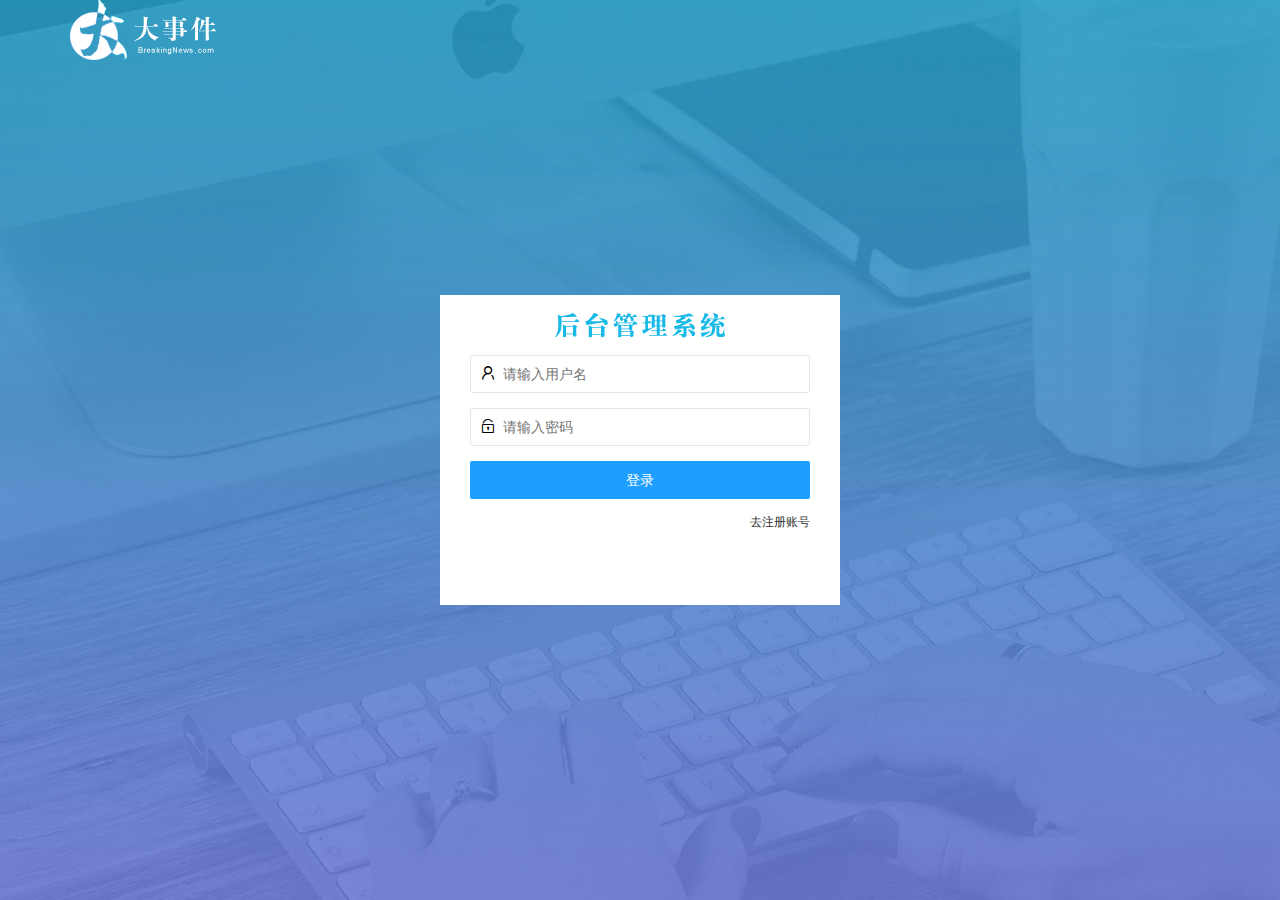
<file: login.html>
<!DOCTYPE html>
<html lang="en">

<head>
    <meta charset="UTF-8">
    <meta http-equiv="X-UA-Compatible" content="IE=edge">
    <meta name="viewport" content="width=device-width, initial-scale=1.0">
    <title>大事件</title>
    <!-- 导入layui -->
    <link rel="stylesheet" href="./assets/lib/layui/css/layui.css">
    <!-- 导入自己的css样式 -->
    <link rel="stylesheet" href="./assets/css/longin.css">
</head>

<body>
    <!-- 头部logo区域 -->
    <div class="layui-main">
        <img src="/assets/images/logo.png" alt="/">
    </div>


    <!--登录注册区域  -->
    <div class="loginAndRegBox">
        <div class="title-box"> </div>
        <!-- 登录 -->
        <div class="login-box">
            <form class="layui-form" id="form_login">
                <!-- 用户名 -->
                <div class="layui-form-item">

                    <i class="layui-icon layui-icon-username"></i>
                    <input type="text" name="username" required lay-verify="required" placeholder="请输入用户名" autocomplete="off" class="layui-input">

                </div>
                <!-- 密码 -->
                <div class="layui-form-item">
                    <i class="layui-icon layui-icon-password"></i>

                    <input type="password" name="password" required lay-verify="required|pwd" placeholder="请输入密码" autocomplete="off" class="layui-input">

                </div>
                <div class="layui-form-item">
                    <button class="layui-btn layui-btn-fluid layui-btn-normal" lay-submit lay-filter="formDemo">登录</button>

                </div>
                <div class="layui-form-item links">
                    <a href="javascript:;" id="link_reg">去注册账号</a>
                </div>
            </form>

        </div>
        <!-- 注册 -->
        <div class="reg-box">
            <!--  -->
            <form class="layui-form" id="form_reg">
                <!-- 用户名 -->
                <div class="layui-form-item">

                    <i class="layui-icon layui-icon-username"></i>
                    <input type="text" name="username" required lay-verify="required" placeholder="请输入用户名" autocomplete="off" class="layui-input">

                </div>
                <!-- 密码 -->
                <div class="layui-form-item">
                    <i class="layui-icon layui-icon-password"></i>

                    <input type="password" name="password" required lay-verify="required|pwd" placeholder="请输入密码" autocomplete="off" class="layui-input">

                </div>
                <!-- 密码确认 -->
                <div class="layui-form-item">
                    <i class="layui-icon layui-icon-password"></i>

                    <input type="password" name="repassword" required lay-verify="required|pwd|repwd" placeholder="请确认密码" autocomplete="off" class="layui-input">

                </div>
                <div class="layui-form-item">
                    <button class="layui-btn layui-btn-fluid layui-btn-normal" lay-submit lay-filter="formDemo">注册</button>

                </div>
                <div class="layui-form-item  links">
                    <a href="javascript:;" id="link_login">去登录</a>
                </div>
            </form>

        </div>
    </div>
    <!-- 导入layui -->
    <script src="./assets/lib/layui/layui.all.js"></script>
    <!-- 导入JS -->
    <script src="./assets/lib/jquery.js"></script>
    <!-- 自己的JS -->
    <script src="/assets/js/longin.js"></script>
</body>

</html>
</file>
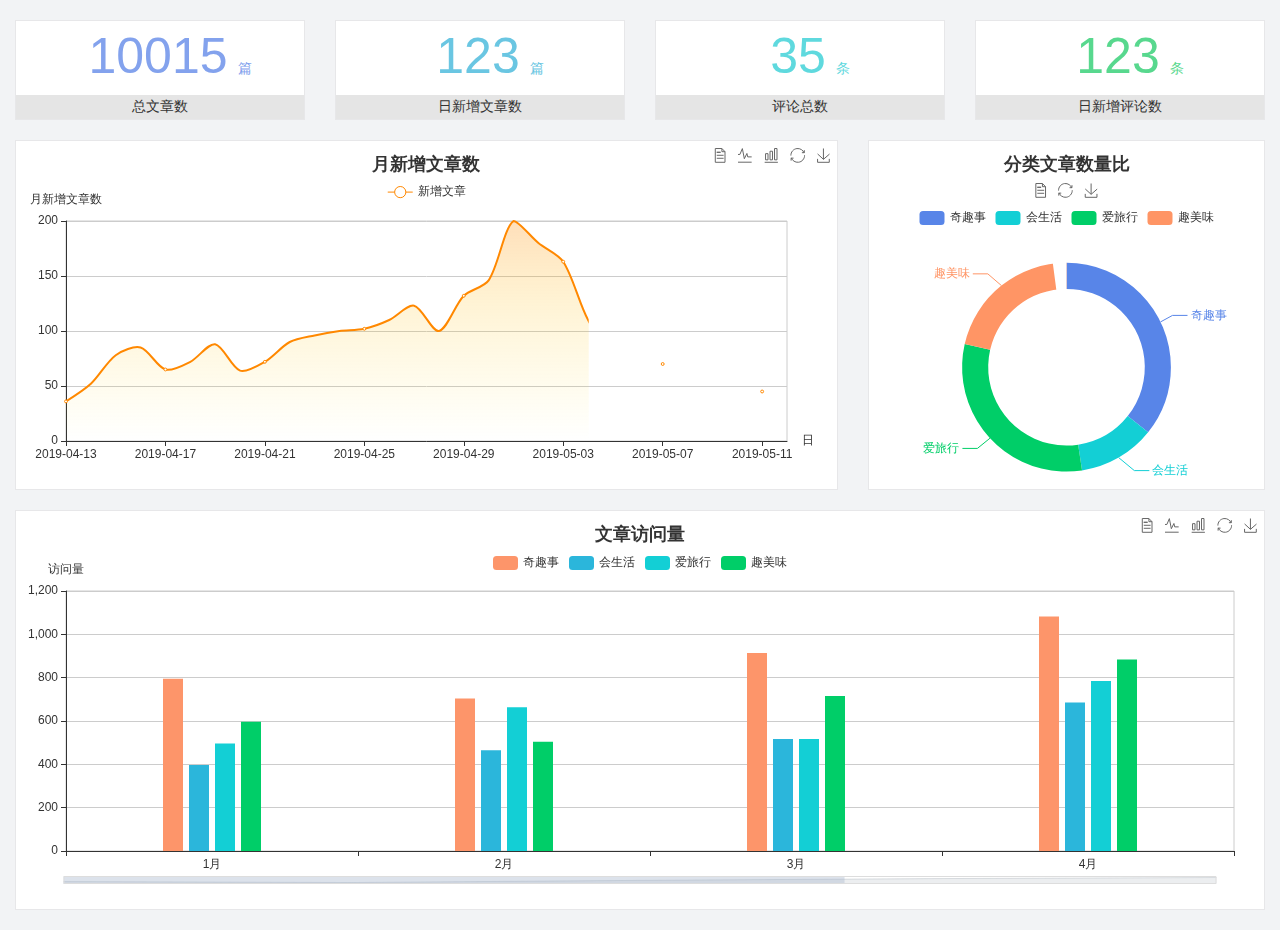
<file: home/dashboard.html>
<!DOCTYPE html>
<html lang="en">

<head>
  <meta charset="UTF-8">
  <meta name="viewport" content="width=device-width, initial-scale=1.0">
  <meta http-equiv="X-UA-Compatible" content="ie=edge">
  <title>图表统计</title>
  <link rel="stylesheet" href="../assets/lib/bootstrap.css" />
  <link rel="stylesheet" href="../assets/lib/main.css" />
  <script src="../assets/lib/jquery.js"></script>
  <script type="text/javascript" src="../assets/lib/echarts.min.js"></script>
</head>

<body>
  <div class="container-fluid">
    <div class="row spannel_list">
      <div class="col-sm-3 col-xs-6">
        <div class="spannel">
          <em>10015</em><span>篇</span>
          <b>总文章数</b>
        </div>
      </div>
      <div class="col-sm-3 col-xs-6">
        <div class="spannel scolor01">
          <em>123</em><span>篇</span>
          <b>日新增文章数</b>
        </div>
      </div>
      <div class="col-sm-3 col-xs-6">
        <div class="spannel scolor02">
          <em>35</em><span>条</span>
          <b>评论总数</b>
        </div>
      </div>
      <div class="col-sm-3 col-xs-6">
        <div class="spannel scolor03">
          <em>123</em><span>条</span>
          <b>日新增评论数</b>
        </div>
      </div>
    </div>
  </div>

  <div class="container-fluid">
    <div class="row curve-pie">
      <div class="col-lg-8 col-md-8">
        <div class="gragh_pannel" id="curve_show"></div>
      </div>
      <div class="col-lg-4 col-md-4">
        <div class="gragh_pannel" id="pie_show"></div>
      </div>
    </div>
  </div>

  <div class="container-fluid">
    <div class="column_pannel" id="column_show"></div>
  </div>

  <script>
    var oChart = echarts.init(document.getElementById('curve_show'));
    var aList_all = [
      { 'count': 36, 'date': '2019-04-13' },
      { 'count': 52, 'date': '2019-04-14' },
      { 'count': 78, 'date': '2019-04-15' },
      { 'count': 85, 'date': '2019-04-16' },
      { 'count': 65, 'date': '2019-04-17' },
      { 'count': 72, 'date': '2019-04-18' },
      { 'count': 88, 'date': '2019-04-19' },
      { 'count': 64, 'date': '2019-04-20' },
      { 'count': 72, 'date': '2019-04-21' },
      { 'count': 90, 'date': '2019-04-22' },
      { 'count': 96, 'date': '2019-04-23' },
      { 'count': 100, 'date': '2019-04-24' },
      { 'count': 102, 'date': '2019-04-25' },
      { 'count': 110, 'date': '2019-04-26' },
      { 'count': 123, 'date': '2019-04-27' },
      { 'count': 100, 'date': '2019-04-28' },
      { 'count': 132, 'date': '2019-04-29' },
      { 'count': 146, 'date': '2019-04-30' },
      { 'count': 200, 'date': '2019-05-01' },
      { 'count': 180, 'date': '2019-05-02' },
      { 'count': 163, 'date': '2019-05-03' },
      { 'count': 110, 'date': '2019-05-04' },
      { 'count': 80, 'date': '2019-05-05' },
      { 'count': 82, 'date': '2019-05-06' },
      { 'count': 70, 'date': '2019-05-07' },
      { 'count': 65, 'date': '2019-05-08' },
      { 'count': 54, 'date': '2019-05-09' },
      { 'count': 40, 'date': '2019-05-10' },
      { 'count': 45, 'date': '2019-05-11' },
      { 'count': 38, 'date': '2019-05-12' },
    ];

    let aCount = [];
    let aDate = [];

    for (var i = 0; i < aList_all.length; i++) {
      aCount.push(aList_all[i].count);
      aDate.push(aList_all[i].date);
    }

    var chartopt = {
      title: {
        text: '月新增文章数',
        left: 'center',
        top: '10'
      },
      tooltip: {
        trigger: 'axis'
      },
      legend: {
        data: ['新增文章'],
        top: '40'
      },
      toolbox: {
        show: true,
        feature: {
          mark: { show: true },
          dataView: { show: true, readOnly: false },
          magicType: { show: true, type: ['line', 'bar'] },
          restore: { show: true },
          saveAsImage: { show: true }
        }
      },
      calculable: true,
      xAxis: [
        {
          name: '日',
          type: 'category',
          boundaryGap: false,
          data: aDate
        }
      ],
      yAxis: [
        {
          name: '月新增文章数',
          type: 'value'
        }
      ],
      series: [
        {
          name: '新增文章',
          type: 'line',
          smooth: true,
          itemStyle: { normal: { areaStyle: { type: 'default' }, color: '#f80' }, lineStyle: { color: '#f80' } },
          data: aCount
        }],
      areaStyle: {
        normal: {
          color: new echarts.graphic.LinearGradient(0, 0, 0, 1, [{
            offset: 0,
            color: 'rgba(255,136,0,0.39)'
          }, {
            offset: .34,
            color: 'rgba(255,180,0,0.25)'
          }, {
            offset: 1,
            color: 'rgba(255,222,0,0.00)'
          }])

        }
      },
      grid: {
        show: true,
        x: 50,
        x2: 50,
        y: 80,
        height: 220
      }
    };

    oChart.setOption(chartopt);


    var oPie = echarts.init(document.getElementById('pie_show'));
    var oPieopt =
    {
      title: {
        top: 10,
        text: '分类文章数量比',
        x: 'center'
      },
      tooltip: {
        trigger: 'item',
        formatter: "{a} <br/>{b} : {c} ({d}%)"
      },
      color: ['#5885e8', '#13cfd5', '#00ce68', '#ff9565'],
      legend: {
        x: 'center',
        top: 65,
        data: ['奇趣事', '会生活', '爱旅行', '趣美味']
      },
      toolbox: {
        show: true,
        x: 'center',
        top: 35,
        feature: {
          mark: { show: true },
          dataView: { show: true, readOnly: false },
          magicType: {
            show: true,
            type: ['pie', 'funnel'],
            option: {
              funnel: {
                x: '25%',
                width: '50%',
                funnelAlign: 'left',
                max: 1548
              }
            }
          },
          restore: { show: true },
          saveAsImage: { show: true }
        }
      },
      calculable: true,
      series: [
        {
          name: '访问来源',
          type: 'pie',
          radius: ['45%', '60%'],
          center: ['50%', '65%'],
          data: [
            { value: 300, name: '奇趣事' },
            { value: 100, name: '会生活' },
            { value: 260, name: '爱旅行' },
            { value: 180, name: '趣美味' }
          ]
        }
      ]
    };
    oPie.setOption(oPieopt);



    var oColumn = this.echarts.init(document.getElementById('column_show'));
    var oColumnopt =
    {
      title: {
        text: '文章访问量',
        left: 'center',
        top: '10'
      },
      tooltip: {
        trigger: 'axis'
      },
      legend: {
        data: ['奇趣事', '会生活', '爱旅行', '趣美味'],
        top: '40'
      },
      toolbox: {
        show: true,
        feature: {
          mark: { show: true },
          dataView: { show: true, readOnly: false },
          magicType: { show: true, type: ['line', 'bar'] },
          restore: { show: true },
          saveAsImage: { show: true }
        }
      },
      calculable: true,
      xAxis: [
        {
          type: 'category',
          data: ['1月', '2月', '3月', '4月', '5月']
        }
      ],
      yAxis: [
        {
          name: '访问量',
          type: 'value'
        }
      ],
      series: [
        {
          name: '奇趣事',
          type: 'bar',
          barWidth: 20,
          itemStyle: {
            normal: { areaStyle: { type: 'default' }, color: '#fd956a' }
          },
          data: [800, 708, 920, 1090, 1200]
        },
        {
          name: '会生活',
          type: 'bar',
          barWidth: 20,
          itemStyle: {
            normal: { areaStyle: { type: 'default' }, color: '#2bb6db' }
          },
          data: [400, 468, 520, 690, 800]
        },
        {
          name: '爱旅行',
          type: 'bar',
          barWidth: 20,
          itemStyle: {
            normal: { areaStyle: { type: 'default' }, color: '#13cfd5' }
          },
          data: [500, 668, 520, 790, 900]
        },
        {
          name: '趣美味',
          type: 'bar',
          barWidth: 20,
          itemStyle: {
            normal: { areaStyle: { type: 'default' }, color: '#00ce68' }
          },
          data: [600, 508, 720, 890, 1000]
        }
      ],
      grid: {
        show: true,
        x: 50,
        x2: 30,
        y: 80,
        height: 260
      },
      dataZoom: [//给x轴设置滚动条
        {
          start: 0,//默认为0
          end: 100 - 1000 / 31,//默认为100
          type: 'slider',
          show: true,
          xAxisIndex: [0],
          handleSize: 0,//滑动条的 左右2个滑动条的大小
          height: 8,//组件高度
          left: 45, //左边的距离
          right: 50,//右边的距离
          bottom: 26,//右边的距离
          handleColor: '#ddd',//h滑动图标的颜色
          handleStyle: {
            borderColor: "#cacaca",
            borderWidth: "1",
            shadowBlur: 2,
            background: "#ddd",
            shadowColor: "#ddd",
          }
        }]
    };
    oColumn.setOption(oColumnopt);
  </script>
</body>

</html>
</file>
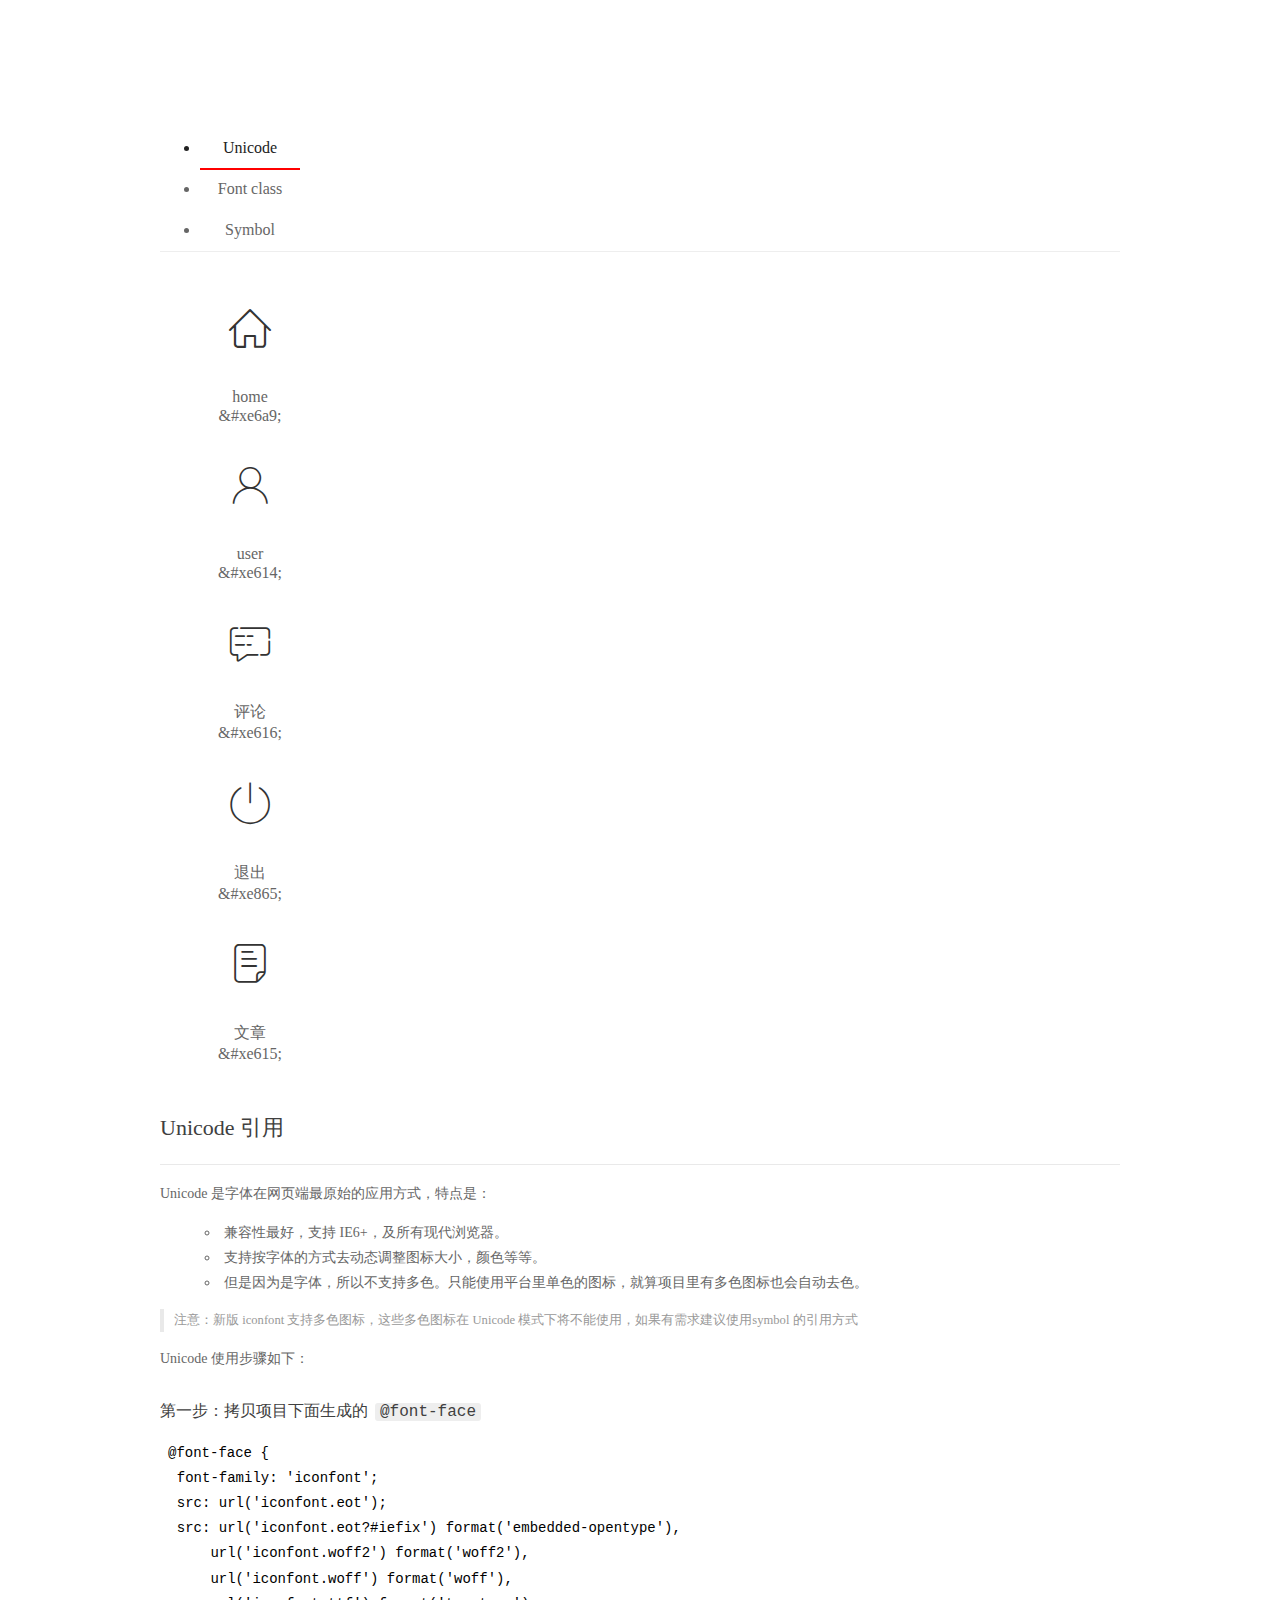
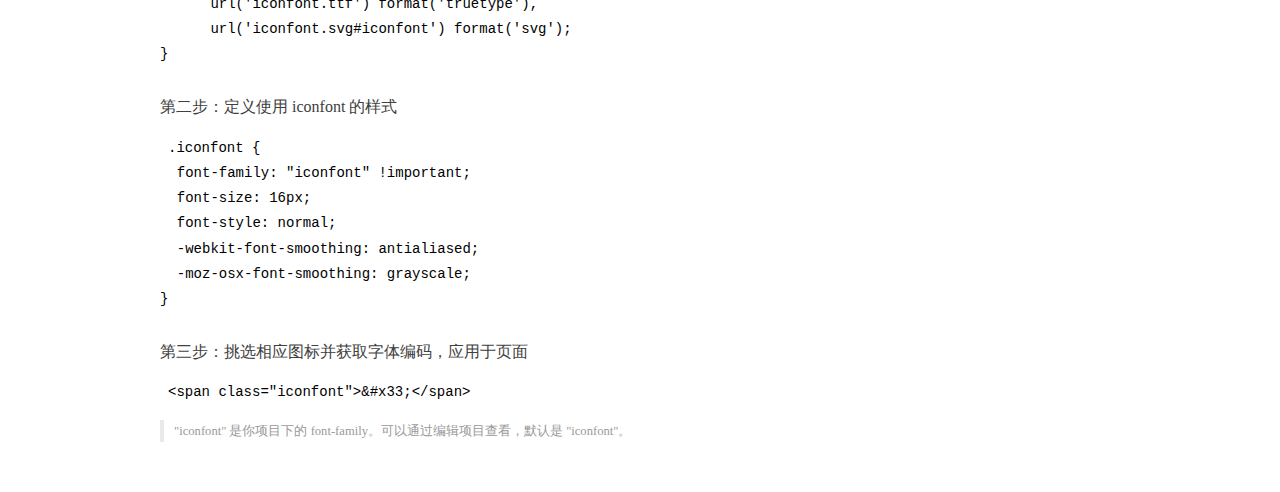
<file: assets/fonts/demo_index.html>
<!DOCTYPE html>
<html>
<head>
  <meta charset="utf-8"/>
  <title>IconFont Demo</title>
  <link rel="shortcut icon" href="https://gtms04.alicdn.com/tps/i4/TB1_oz6GVXXXXaFXpXXJDFnIXXX-64-64.ico" type="image/x-icon"/>
  <link rel="stylesheet" href="https://g.alicdn.com/thx/cube/1.3.2/cube.min.css">
  <link rel="stylesheet" href="demo.css">
  <link rel="stylesheet" href="iconfont.css">
  <script src="iconfont.js"></script>
  <!-- jQuery -->
  <script src="https://a1.alicdn.com/oss/uploads/2018/12/26/7bfddb60-08e8-11e9-9b04-53e73bb6408b.js"></script>
  <!-- 代码高亮 -->
  <script src="https://a1.alicdn.com/oss/uploads/2018/12/26/a3f714d0-08e6-11e9-8a15-ebf944d7534c.js"></script>
</head>
<body>
  <div class="main">
    <h1 class="logo"><a href="https://www.iconfont.cn/" title="iconfont 首页" target="_blank">&#xe86b;</a></h1>
    <div class="nav-tabs">
      <ul id="tabs" class="dib-box">
        <li class="dib active"><span>Unicode</span></li>
        <li class="dib"><span>Font class</span></li>
        <li class="dib"><span>Symbol</span></li>
      </ul>
      
    </div>
    <div class="tab-container">
      <div class="content unicode" style="display: block;">
          <ul class="icon_lists dib-box">
          
            <li class="dib">
              <span class="icon iconfont">&#xe6a9;</span>
                <div class="name">home</div>
                <div class="code-name">&amp;#xe6a9;</div>
              </li>
          
            <li class="dib">
              <span class="icon iconfont">&#xe614;</span>
                <div class="name">user</div>
                <div class="code-name">&amp;#xe614;</div>
              </li>
          
            <li class="dib">
              <span class="icon iconfont">&#xe616;</span>
                <div class="name">评论</div>
                <div class="code-name">&amp;#xe616;</div>
              </li>
          
            <li class="dib">
              <span class="icon iconfont">&#xe865;</span>
                <div class="name">退出</div>
                <div class="code-name">&amp;#xe865;</div>
              </li>
          
            <li class="dib">
              <span class="icon iconfont">&#xe615;</span>
                <div class="name">文章</div>
                <div class="code-name">&amp;#xe615;</div>
              </li>
          
          </ul>
          <div class="article markdown">
          <h2 id="unicode-">Unicode 引用</h2>
          <hr>

          <p>Unicode 是字体在网页端最原始的应用方式，特点是：</p>
          <ul>
            <li>兼容性最好，支持 IE6+，及所有现代浏览器。</li>
            <li>支持按字体的方式去动态调整图标大小，颜色等等。</li>
            <li>但是因为是字体，所以不支持多色。只能使用平台里单色的图标，就算项目里有多色图标也会自动去色。</li>
          </ul>
          <blockquote>
            <p>注意：新版 iconfont 支持多色图标，这些多色图标在 Unicode 模式下将不能使用，如果有需求建议使用symbol 的引用方式</p>
          </blockquote>
          <p>Unicode 使用步骤如下：</p>
          <h3 id="-font-face">第一步：拷贝项目下面生成的 <code>@font-face</code></h3>
<pre><code class="language-css"
>@font-face {
  font-family: 'iconfont';
  src: url('iconfont.eot');
  src: url('iconfont.eot?#iefix') format('embedded-opentype'),
      url('iconfont.woff2') format('woff2'),
      url('iconfont.woff') format('woff'),
      url('iconfont.ttf') format('truetype'),
      url('iconfont.svg#iconfont') format('svg');
}
</code></pre>
          <h3 id="-iconfont-">第二步：定义使用 iconfont 的样式</h3>
<pre><code class="language-css"
>.iconfont {
  font-family: "iconfont" !important;
  font-size: 16px;
  font-style: normal;
  -webkit-font-smoothing: antialiased;
  -moz-osx-font-smoothing: grayscale;
}
</code></pre>
          <h3 id="-">第三步：挑选相应图标并获取字体编码，应用于页面</h3>
<pre>
<code class="language-html"
>&lt;span class="iconfont"&gt;&amp;#x33;&lt;/span&gt;
</code></pre>
          <blockquote>
            <p>"iconfont" 是你项目下的 font-family。可以通过编辑项目查看，默认是 "iconfont"。</p>
          </blockquote>
          </div>
      </div>
      <div class="content font-class">
        <ul class="icon_lists dib-box">
          
          <li class="dib">
            <span class="icon iconfont icon-home"></span>
            <div class="name">
              home
            </div>
            <div class="code-name">.icon-home
            </div>
          </li>
          
          <li class="dib">
            <span class="icon iconfont icon-user"></span>
            <div class="name">
              user
            </div>
            <div class="code-name">.icon-user
            </div>
          </li>
          
          <li class="dib">
            <span class="icon iconfont icon-pinglun"></span>
            <div class="name">
              评论
            </div>
            <div class="code-name">.icon-pinglun
            </div>
          </li>
          
          <li class="dib">
            <span class="icon iconfont icon-tuichu"></span>
            <div class="name">
              退出
            </div>
            <div class="code-name">.icon-tuichu
            </div>
          </li>
          
          <li class="dib">
            <span class="icon iconfont icon-16"></span>
            <div class="name">
              文章
            </div>
            <div class="code-name">.icon-16
            </div>
          </li>
          
        </ul>
        <div class="article markdown">
        <h2 id="font-class-">font-class 引用</h2>
        <hr>

        <p>font-class 是 Unicode 使用方式的一种变种，主要是解决 Unicode 书写不直观，语意不明确的问题。</p>
        <p>与 Unicode 使用方式相比，具有如下特点：</p>
        <ul>
          <li>兼容性良好，支持 IE8+，及所有现代浏览器。</li>
          <li>相比于 Unicode 语意明确，书写更直观。可以很容易分辨这个 icon 是什么。</li>
          <li>因为使用 class 来定义图标，所以当要替换图标时，只需要修改 class 里面的 Unicode 引用。</li>
          <li>不过因为本质上还是使用的字体，所以多色图标还是不支持的。</li>
        </ul>
        <p>使用步骤如下：</p>
        <h3 id="-fontclass-">第一步：引入项目下面生成的 fontclass 代码：</h3>
<pre><code class="language-html">&lt;link rel="stylesheet" href="./iconfont.css"&gt;
</code></pre>
        <h3 id="-">第二步：挑选相应图标并获取类名，应用于页面：</h3>
<pre><code class="language-html">&lt;span class="iconfont icon-xxx"&gt;&lt;/span&gt;
</code></pre>
        <blockquote>
          <p>"
            iconfont" 是你项目下的 font-family。可以通过编辑项目查看，默认是 "iconfont"。</p>
        </blockquote>
      </div>
      </div>
      <div class="content symbol">
          <ul class="icon_lists dib-box">
          
            <li class="dib">
                <svg class="icon svg-icon" aria-hidden="true">
                  <use xlink:href="#icon-home"></use>
                </svg>
                <div class="name">home</div>
                <div class="code-name">#icon-home</div>
            </li>
          
            <li class="dib">
                <svg class="icon svg-icon" aria-hidden="true">
                  <use xlink:href="#icon-user"></use>
                </svg>
                <div class="name">user</div>
                <div class="code-name">#icon-user</div>
            </li>
          
            <li class="dib">
                <svg class="icon svg-icon" aria-hidden="true">
                  <use xlink:href="#icon-pinglun"></use>
                </svg>
                <div class="name">评论</div>
                <div class="code-name">#icon-pinglun</div>
            </li>
          
            <li class="dib">
                <svg class="icon svg-icon" aria-hidden="true">
                  <use xlink:href="#icon-tuichu"></use>
                </svg>
                <div class="name">退出</div>
                <div class="code-name">#icon-tuichu</div>
            </li>
          
            <li class="dib">
                <svg class="icon svg-icon" aria-hidden="true">
                  <use xlink:href="#icon-16"></use>
                </svg>
                <div class="name">文章</div>
                <div class="code-name">#icon-16</div>
            </li>
          
          </ul>
          <div class="article markdown">
          <h2 id="symbol-">Symbol 引用</h2>
          <hr>

          <p>这是一种全新的使用方式，应该说这才是未来的主流，也是平台目前推荐的用法。相关介绍可以参考这篇<a href="">文章</a>
            这种用法其实是做了一个 SVG 的集合，与另外两种相比具有如下特点：</p>
          <ul>
            <li>支持多色图标了，不再受单色限制。</li>
            <li>通过一些技巧，支持像字体那样，通过 <code>font-size</code>, <code>color</code> 来调整样式。</li>
            <li>兼容性较差，支持 IE9+，及现代浏览器。</li>
            <li>浏览器渲染 SVG 的性能一般，还不如 png。</li>
          </ul>
          <p>使用步骤如下：</p>
          <h3 id="-symbol-">第一步：引入项目下面生成的 symbol 代码：</h3>
<pre><code class="language-html">&lt;script src="./iconfont.js"&gt;&lt;/script&gt;
</code></pre>
          <h3 id="-css-">第二步：加入通用 CSS 代码（引入一次就行）：</h3>
<pre><code class="language-html">&lt;style&gt;
.icon {
  width: 1em;
  height: 1em;
  vertical-align: -0.15em;
  fill: currentColor;
  overflow: hidden;
}
&lt;/style&gt;
</code></pre>
          <h3 id="-">第三步：挑选相应图标并获取类名，应用于页面：</h3>
<pre><code class="language-html">&lt;svg class="icon" aria-hidden="true"&gt;
  &lt;use xlink:href="#icon-xxx"&gt;&lt;/use&gt;
&lt;/svg&gt;
</code></pre>
          </div>
      </div>

    </div>
  </div>
  <script>
  $(document).ready(function () {
      $('.tab-container .content:first').show()

      $('#tabs li').click(function (e) {
        var tabContent = $('.tab-container .content')
        var index = $(this).index()

        if ($(this).hasClass('active')) {
          return
        } else {
          $('#tabs li').removeClass('active')
          $(this).addClass('active')

          tabContent.hide().eq(index).fadeIn()
        }
      })
    })
  </script>
</body>
</html>
</file>
<file: assets/lib/layui/css/layui.css>
/** layui-v2.5.5 MIT License By https://www.layui.com */
 .layui-inline,img{display:inline-block;vertical-align:middle}h1,h2,h3,h4,h5,h6{font-weight:400}.layui-edge,.layui-header,.layui-inline,.layui-main{position:relative}.layui-body,.layui-edge,.layui-elip{overflow:hidden}.layui-btn,.layui-edge,.layui-inline,img{vertical-align:middle}.layui-btn,.layui-disabled,.layui-icon,.layui-unselect{-moz-user-select:none;-webkit-user-select:none;-ms-user-select:none}.layui-elip,.layui-form-checkbox span,.layui-form-pane .layui-form-label{text-overflow:ellipsis;white-space:nowrap}.layui-breadcrumb,.layui-tree-btnGroup{visibility:hidden}blockquote,body,button,dd,div,dl,dt,form,h1,h2,h3,h4,h5,h6,input,li,ol,p,pre,td,textarea,th,ul{margin:0;padding:0;-webkit-tap-highlight-color:rgba(0,0,0,0)}a:active,a:hover{outline:0}img{border:none}li{list-style:none}table{border-collapse:collapse;border-spacing:0}h4,h5,h6{font-size:100%}button,input,optgroup,option,select,textarea{font-family:inherit;font-size:inherit;font-style:inherit;font-weight:inherit;outline:0}pre{white-space:pre-wrap;white-space:-moz-pre-wrap;white-space:-pre-wrap;white-space:-o-pre-wrap;word-wrap:break-word}body{line-height:24px;font:14px Helvetica Neue,Helvetica,PingFang SC,Tahoma,Arial,sans-serif}hr{height:1px;margin:10px 0;border:0;clear:both}a{color:#333;text-decoration:none}a:hover{color:#777}a cite{font-style:normal;*cursor:pointer}.layui-border-box,.layui-border-box *{box-sizing:border-box}.layui-box,.layui-box *{box-sizing:content-box}.layui-clear{clear:both;*zoom:1}.layui-clear:after{content:'\20';clear:both;*zoom:1;display:block;height:0}.layui-inline{*display:inline;*zoom:1}.layui-edge{display:inline-block;width:0;height:0;border-width:6px;border-style:dashed;border-color:transparent}.layui-edge-top{top:-4px;border-bottom-color:#999;border-bottom-style:solid}.layui-edge-right{border-left-color:#999;border-left-style:solid}.layui-edge-bottom{top:2px;border-top-color:#999;border-top-style:solid}.layui-edge-left{border-right-color:#999;border-right-style:solid}.layui-disabled,.layui-disabled:hover{color:#d2d2d2!important;cursor:not-allowed!important}.layui-circle{border-radius:100%}.layui-show{display:block!important}.layui-hide{display:none!important}@font-face{font-family:layui-icon;src:url(../font/iconfont.eot?v=250);src:url(../font/iconfont.eot?v=250#iefix) format('embedded-opentype'),url(../font/iconfont.woff2?v=250) format('woff2'),url(../font/iconfont.woff?v=250) format('woff'),url(../font/iconfont.ttf?v=250) format('truetype'),url(../font/iconfont.svg?v=250#layui-icon) format('svg')}.layui-icon{font-family:layui-icon!important;font-size:16px;font-style:normal;-webkit-font-smoothing:antialiased;-moz-osx-font-smoothing:grayscale}.layui-icon-reply-fill:before{content:"\e611"}.layui-icon-set-fill:before{content:"\e614"}.layui-icon-menu-fill:before{content:"\e60f"}.layui-icon-search:before{content:"\e615"}.layui-icon-share:before{content:"\e641"}.layui-icon-set-sm:before{content:"\e620"}.layui-icon-engine:before{content:"\e628"}.layui-icon-close:before{content:"\1006"}.layui-icon-close-fill:before{content:"\1007"}.layui-icon-chart-screen:before{content:"\e629"}.layui-icon-star:before{content:"\e600"}.layui-icon-circle-dot:before{content:"\e617"}.layui-icon-chat:before{content:"\e606"}.layui-icon-release:before{content:"\e609"}.layui-icon-list:before{content:"\e60a"}.layui-icon-chart:before{content:"\e62c"}.layui-icon-ok-circle:before{content:"\1005"}.layui-icon-layim-theme:before{content:"\e61b"}.layui-icon-table:before{content:"\e62d"}.layui-icon-right:before{content:"\e602"}.layui-icon-left:before{content:"\e603"}.layui-icon-cart-simple:before{content:"\e698"}.layui-icon-face-cry:before{content:"\e69c"}.layui-icon-face-smile:before{content:"\e6af"}.layui-icon-survey:before{content:"\e6b2"}.layui-icon-tree:before{content:"\e62e"}.layui-icon-upload-circle:before{content:"\e62f"}.layui-icon-add-circle:before{content:"\e61f"}.layui-icon-download-circle:before{content:"\e601"}.layui-icon-templeate-1:before{content:"\e630"}.layui-icon-util:before{content:"\e631"}.layui-icon-face-surprised:before{content:"\e664"}.layui-icon-edit:before{content:"\e642"}.layui-icon-speaker:before{content:"\e645"}.layui-icon-down:before{content:"\e61a"}.layui-icon-file:before{content:"\e621"}.layui-icon-layouts:before{content:"\e632"}.layui-icon-rate-half:before{content:"\e6c9"}.layui-icon-add-circle-fine:before{content:"\e608"}.layui-icon-prev-circle:before{content:"\e633"}.layui-icon-read:before{content:"\e705"}.layui-icon-404:before{content:"\e61c"}.layui-icon-carousel:before{content:"\e634"}.layui-icon-help:before{content:"\e607"}.layui-icon-code-circle:before{content:"\e635"}.layui-icon-water:before{content:"\e636"}.layui-icon-username:before{content:"\e66f"}.layui-icon-find-fill:before{content:"\e670"}.layui-icon-about:before{content:"\e60b"}.layui-icon-location:before{content:"\e715"}.layui-icon-up:before{content:"\e619"}.layui-icon-pause:before{content:"\e651"}.layui-icon-date:before{content:"\e637"}.layui-icon-layim-uploadfile:before{content:"\e61d"}.layui-icon-delete:before{content:"\e640"}.layui-icon-play:before{content:"\e652"}.layui-icon-top:before{content:"\e604"}.layui-icon-friends:before{content:"\e612"}.layui-icon-refresh-3:before{content:"\e9aa"}.layui-icon-ok:before{content:"\e605"}.layui-icon-layer:before{content:"\e638"}.layui-icon-face-smile-fine:before{content:"\e60c"}.layui-icon-dollar:before{content:"\e659"}.layui-icon-group:before{content:"\e613"}.layui-icon-layim-download:before{content:"\e61e"}.layui-icon-picture-fine:before{content:"\e60d"}.layui-icon-link:before{content:"\e64c"}.layui-icon-diamond:before{content:"\e735"}.layui-icon-log:before{content:"\e60e"}.layui-icon-rate-solid:before{content:"\e67a"}.layui-icon-fonts-del:before{content:"\e64f"}.layui-icon-unlink:before{content:"\e64d"}.layui-icon-fonts-clear:before{content:"\e639"}.layui-icon-triangle-r:before{content:"\e623"}.layui-icon-circle:before{content:"\e63f"}.layui-icon-radio:before{content:"\e643"}.layui-icon-align-center:before{content:"\e647"}.layui-icon-align-right:before{content:"\e648"}.layui-icon-align-left:before{content:"\e649"}.layui-icon-loading-1:before{content:"\e63e"}.layui-icon-return:before{content:"\e65c"}.layui-icon-fonts-strong:before{content:"\e62b"}.layui-icon-upload:before{content:"\e67c"}.layui-icon-dialogue:before{content:"\e63a"}.layui-icon-video:before{content:"\e6ed"}.layui-icon-headset:before{content:"\e6fc"}.layui-icon-cellphone-fine:before{content:"\e63b"}.layui-icon-add-1:before{content:"\e654"}.layui-icon-face-smile-b:before{content:"\e650"}.layui-icon-fonts-html:before{content:"\e64b"}.layui-icon-form:before{content:"\e63c"}.layui-icon-cart:before{content:"\e657"}.layui-icon-camera-fill:before{content:"\e65d"}.layui-icon-tabs:before{content:"\e62a"}.layui-icon-fonts-code:before{content:"\e64e"}.layui-icon-fire:before{content:"\e756"}.layui-icon-set:before{content:"\e716"}.layui-icon-fonts-u:before{content:"\e646"}.layui-icon-triangle-d:before{content:"\e625"}.layui-icon-tips:before{content:"\e702"}.layui-icon-picture:before{content:"\e64a"}.layui-icon-more-vertical:before{content:"\e671"}.layui-icon-flag:before{content:"\e66c"}.layui-icon-loading:before{content:"\e63d"}.layui-icon-fonts-i:before{content:"\e644"}.layui-icon-refresh-1:before{content:"\e666"}.layui-icon-rmb:before{content:"\e65e"}.layui-icon-home:before{content:"\e68e"}.layui-icon-user:before{content:"\e770"}.layui-icon-notice:before{content:"\e667"}.layui-icon-login-weibo:before{content:"\e675"}.layui-icon-voice:before{content:"\e688"}.layui-icon-upload-drag:before{content:"\e681"}.layui-icon-login-qq:before{content:"\e676"}.layui-icon-snowflake:before{content:"\e6b1"}.layui-icon-file-b:before{content:"\e655"}.layui-icon-template:before{content:"\e663"}.layui-icon-auz:before{content:"\e672"}.layui-icon-console:before{content:"\e665"}.layui-icon-app:before{content:"\e653"}.layui-icon-prev:before{content:"\e65a"}.layui-icon-website:before{content:"\e7ae"}.layui-icon-next:before{content:"\e65b"}.layui-icon-component:before{content:"\e857"}.layui-icon-more:before{content:"\e65f"}.layui-icon-login-wechat:before{content:"\e677"}.layui-icon-shrink-right:before{content:"\e668"}.layui-icon-spread-left:before{content:"\e66b"}.layui-icon-camera:before{content:"\e660"}.layui-icon-note:before{content:"\e66e"}.layui-icon-refresh:before{content:"\e669"}.layui-icon-female:before{content:"\e661"}.layui-icon-male:before{content:"\e662"}.layui-icon-password:before{content:"\e673"}.layui-icon-senior:before{content:"\e674"}.layui-icon-theme:before{content:"\e66a"}.layui-icon-tread:before{content:"\e6c5"}.layui-icon-praise:before{content:"\e6c6"}.layui-icon-star-fill:before{content:"\e658"}.layui-icon-rate:before{content:"\e67b"}.layui-icon-template-1:before{content:"\e656"}.layui-icon-vercode:before{content:"\e679"}.layui-icon-cellphone:before{content:"\e678"}.layui-icon-screen-full:before{content:"\e622"}.layui-icon-screen-restore:before{content:"\e758"}.layui-icon-cols:before{content:"\e610"}.layui-icon-export:before{content:"\e67d"}.layui-icon-print:before{content:"\e66d"}.layui-icon-slider:before{content:"\e714"}.layui-icon-addition:before{content:"\e624"}.layui-icon-subtraction:before{content:"\e67e"}.layui-icon-service:before{content:"\e626"}.layui-icon-transfer:before{content:"\e691"}.layui-main{width:1140px;margin:0 auto}.layui-header{z-index:1000;height:60px}.layui-header a:hover{transition:all .5s;-webkit-transition:all .5s}.layui-side{position:fixed;left:0;top:0;bottom:0;z-index:999;width:200px;overflow-x:hidden}.layui-side-scroll{position:relative;width:220px;height:100%;overflow-x:hidden}.layui-body{position:absolute;left:200px;right:0;top:0;bottom:0;z-index:998;width:auto;overflow-y:auto;box-sizing:border-box}.layui-layout-body{overflow:hidden}.layui-layout-admin .layui-header{background-color:#23262E}.layui-layout-admin .layui-side{top:60px;width:200px;overflow-x:hidden}.layui-layout-admin .layui-body{position:fixed;top:60px;bottom:44px}.layui-layout-admin .layui-main{width:auto;margin:0 15px}.layui-layout-admin .layui-footer{position:fixed;left:200px;right:0;bottom:0;height:44px;line-height:44px;padding:0 15px;background-color:#eee}.layui-layout-admin .layui-logo{position:absolute;left:0;top:0;width:200px;height:100%;line-height:60px;text-align:center;color:#009688;font-size:16px}.layui-layout-admin .layui-header .layui-nav{background:0 0}.layui-layout-left{position:absolute!important;left:200px;top:0}.layui-layout-right{position:absolute!important;right:0;top:0}.layui-container{position:relative;margin:0 auto;padding:0 15px;box-sizing:border-box}.layui-fluid{position:relative;margin:0 auto;padding:0 15px}.layui-row:after,.layui-row:before{content:'';display:block;clear:both}.layui-col-lg1,.layui-col-lg10,.layui-col-lg11,.layui-col-lg12,.layui-col-lg2,.layui-col-lg3,.layui-col-lg4,.layui-col-lg5,.layui-col-lg6,.layui-col-lg7,.layui-col-lg8,.layui-col-lg9,.layui-col-md1,.layui-col-md10,.layui-col-md11,.layui-col-md12,.layui-col-md2,.layui-col-md3,.layui-col-md4,.layui-col-md5,.layui-col-md6,.layui-col-md7,.layui-col-md8,.layui-col-md9,.layui-col-sm1,.layui-col-sm10,.layui-col-sm11,.layui-col-sm12,.layui-col-sm2,.layui-col-sm3,.layui-col-sm4,.layui-col-sm5,.layui-col-sm6,.layui-col-sm7,.layui-col-sm8,.layui-col-sm9,.layui-col-xs1,.layui-col-xs10,.layui-col-xs11,.layui-col-xs12,.layui-col-xs2,.layui-col-xs3,.layui-col-xs4,.layui-col-xs5,.layui-col-xs6,.layui-col-xs7,.layui-col-xs8,.layui-col-xs9{position:relative;display:block;box-sizing:border-box}.layui-col-xs1,.layui-col-xs10,.layui-col-xs11,.layui-col-xs12,.layui-col-xs2,.layui-col-xs3,.layui-col-xs4,.layui-col-xs5,.layui-col-xs6,.layui-col-xs7,.layui-col-xs8,.layui-col-xs9{float:left}.layui-col-xs1{width:8.33333333%}.layui-col-xs2{width:16.66666667%}.layui-col-xs3{width:25%}.layui-col-xs4{width:33.33333333%}.layui-col-xs5{width:41.66666667%}.layui-col-xs6{width:50%}.layui-col-xs7{width:58.33333333%}.layui-col-xs8{width:66.66666667%}.layui-col-xs9{width:75%}.layui-col-xs10{width:83.33333333%}.layui-col-xs11{width:91.66666667%}.layui-col-xs12{width:100%}.layui-col-xs-offset1{margin-left:8.33333333%}.layui-col-xs-offset2{margin-left:16.66666667%}.layui-col-xs-offset3{margin-left:25%}.layui-col-xs-offset4{margin-left:33.33333333%}.layui-col-xs-offset5{margin-left:41.66666667%}.layui-col-xs-offset6{margin-left:50%}.layui-col-xs-offset7{margin-left:58.33333333%}.layui-col-xs-offset8{margin-left:66.66666667%}.layui-col-xs-offset9{margin-left:75%}.layui-col-xs-offset10{margin-left:83.33333333%}.layui-col-xs-offset11{margin-left:91.66666667%}.layui-col-xs-offset12{margin-left:100%}@media screen and (max-width:768px){.layui-hide-xs{display:none!important}.layui-show-xs-block{display:block!important}.layui-show-xs-inline{display:inline!important}.layui-show-xs-inline-block{display:inline-block!important}}@media screen and (min-width:768px){.layui-container{width:750px}.layui-hide-sm{display:none!important}.layui-show-sm-block{display:block!important}.layui-show-sm-inline{display:inline!important}.layui-show-sm-inline-block{display:inline-block!important}.layui-col-sm1,.layui-col-sm10,.layui-col-sm11,.layui-col-sm12,.layui-col-sm2,.layui-col-sm3,.layui-col-sm4,.layui-col-sm5,.layui-col-sm6,.layui-col-sm7,.layui-col-sm8,.layui-col-sm9{float:left}.layui-col-sm1{width:8.33333333%}.layui-col-sm2{width:16.66666667%}.layui-col-sm3{width:25%}.layui-col-sm4{width:33.33333333%}.layui-col-sm5{width:41.66666667%}.layui-col-sm6{width:50%}.layui-col-sm7{width:58.33333333%}.layui-col-sm8{width:66.66666667%}.layui-col-sm9{width:75%}.layui-col-sm10{width:83.33333333%}.layui-col-sm11{width:91.66666667%}.layui-col-sm12{width:100%}.layui-col-sm-offset1{margin-left:8.33333333%}.layui-col-sm-offset2{margin-left:16.66666667%}.layui-col-sm-offset3{margin-left:25%}.layui-col-sm-offset4{margin-left:33.33333333%}.layui-col-sm-offset5{margin-left:41.66666667%}.layui-col-sm-offset6{margin-left:50%}.layui-col-sm-offset7{margin-left:58.33333333%}.layui-col-sm-offset8{margin-left:66.66666667%}.layui-col-sm-offset9{margin-left:75%}.layui-col-sm-offset10{margin-left:83.33333333%}.layui-col-sm-offset11{margin-left:91.66666667%}.layui-col-sm-offset12{margin-left:100%}}@media screen and (min-width:992px){.layui-container{width:970px}.layui-hide-md{display:none!important}.layui-show-md-block{display:block!important}.layui-show-md-inline{display:inline!important}.layui-show-md-inline-block{display:inline-block!important}.layui-col-md1,.layui-col-md10,.layui-col-md11,.layui-col-md12,.layui-col-md2,.layui-col-md3,.layui-col-md4,.layui-col-md5,.layui-col-md6,.layui-col-md7,.layui-col-md8,.layui-col-md9{float:left}.layui-col-md1{width:8.33333333%}.layui-col-md2{width:16.66666667%}.layui-col-md3{width:25%}.layui-col-md4{width:33.33333333%}.layui-col-md5{width:41.66666667%}.layui-col-md6{width:50%}.layui-col-md7{width:58.33333333%}.layui-col-md8{width:66.66666667%}.layui-col-md9{width:75%}.layui-col-md10{width:83.33333333%}.layui-col-md11{width:91.66666667%}.layui-col-md12{width:100%}.layui-col-md-offset1{margin-left:8.33333333%}.layui-col-md-offset2{margin-left:16.66666667%}.layui-col-md-offset3{margin-left:25%}.layui-col-md-offset4{margin-left:33.33333333%}.layui-col-md-offset5{margin-left:41.66666667%}.layui-col-md-offset6{margin-left:50%}.layui-col-md-offset7{margin-left:58.33333333%}.layui-col-md-offset8{margin-left:66.66666667%}.layui-col-md-offset9{margin-left:75%}.layui-col-md-offset10{margin-left:83.33333333%}.layui-col-md-offset11{margin-left:91.66666667%}.layui-col-md-offset12{margin-left:100%}}@media screen and (min-width:1200px){.layui-container{width:1170px}.layui-hide-lg{display:none!important}.layui-show-lg-block{display:block!important}.layui-show-lg-inline{display:inline!important}.layui-show-lg-inline-block{display:inline-block!important}.layui-col-lg1,.layui-col-lg10,.layui-col-lg11,.layui-col-lg12,.layui-col-lg2,.layui-col-lg3,.layui-col-lg4,.layui-col-lg5,.layui-col-lg6,.layui-col-lg7,.layui-col-lg8,.layui-col-lg9{float:left}.layui-col-lg1{width:8.33333333%}.layui-col-lg2{width:16.66666667%}.layui-col-lg3{width:25%}.layui-col-lg4{width:33.33333333%}.layui-col-lg5{width:41.66666667%}.layui-col-lg6{width:50%}.layui-col-lg7{width:58.33333333%}.layui-col-lg8{width:66.66666667%}.layui-col-lg9{width:75%}.layui-col-lg10{width:83.33333333%}.layui-col-lg11{width:91.66666667%}.layui-col-lg12{width:100%}.layui-col-lg-offset1{margin-left:8.33333333%}.layui-col-lg-offset2{margin-left:16.66666667%}.layui-col-lg-offset3{margin-left:25%}.layui-col-lg-offset4{margin-left:33.33333333%}.layui-col-lg-offset5{margin-left:41.66666667%}.layui-col-lg-offset6{margin-left:50%}.layui-col-lg-offset7{margin-left:58.33333333%}.layui-col-lg-offset8{margin-left:66.66666667%}.layui-col-lg-offset9{margin-left:75%}.layui-col-lg-offset10{margin-left:83.33333333%}.layui-col-lg-offset11{margin-left:91.66666667%}.layui-col-lg-offset12{margin-left:100%}}.layui-col-space1{margin:-.5px}.layui-col-space1>*{padding:.5px}.layui-col-space3{margin:-1.5px}.layui-col-space3>*{padding:1.5px}.layui-col-space5{margin:-2.5px}.layui-col-space5>*{padding:2.5px}.layui-col-space8{margin:-3.5px}.layui-col-space8>*{padding:3.5px}.layui-col-space10{margin:-5px}.layui-col-space10>*{padding:5px}.layui-col-space12{margin:-6px}.layui-col-space12>*{padding:6px}.layui-col-space15{margin:-7.5px}.layui-col-space15>*{padding:7.5px}.layui-col-space18{margin:-9px}.layui-col-space18>*{padding:9px}.layui-col-space20{margin:-10px}.layui-col-space20>*{padding:10px}.layui-col-space22{margin:-11px}.layui-col-space22>*{padding:11px}.layui-col-space25{margin:-12.5px}.layui-col-space25>*{padding:12.5px}.layui-col-space30{margin:-15px}.layui-col-space30>*{padding:15px}.layui-btn,.layui-input,.layui-select,.layui-textarea,.layui-upload-button{outline:0;-webkit-appearance:none;transition:all .3s;-webkit-transition:all .3s;box-sizing:border-box}.layui-elem-quote{margin-bottom:10px;padding:15px;line-height:22px;border-left:5px solid #009688;border-radius:0 2px 2px 0;background-color:#f2f2f2}.layui-quote-nm{border-style:solid;border-width:1px 1px 1px 5px;background:0 0}.layui-elem-field{margin-bottom:10px;padding:0;border-width:1px;border-style:solid}.layui-elem-field legend{margin-left:20px;padding:0 10px;font-size:20px;font-weight:300}.layui-field-title{margin:10px 0 20px;border-width:1px 0 0}.layui-field-box{padding:10px 15px}.layui-field-title .layui-field-box{padding:10px 0}.layui-progress{position:relative;height:6px;border-radius:20px;background-color:#e2e2e2}.layui-progress-bar{position:absolute;left:0;top:0;width:0;max-width:100%;height:6px;border-radius:20px;text-align:right;background-color:#5FB878;transition:all .3s;-webkit-transition:all .3s}.layui-progress-big,.layui-progress-big .layui-progress-bar{height:18px;line-height:18px}.layui-progress-text{position:relative;top:-20px;line-height:18px;font-size:12px;color:#666}.layui-progress-big .layui-progress-text{position:static;padding:0 10px;color:#fff}.layui-collapse{border-width:1px;border-style:solid;border-radius:2px}.layui-colla-content,.layui-colla-item{border-top-width:1px;border-top-style:solid}.layui-colla-item:first-child{border-top:none}.layui-colla-title{position:relative;height:42px;line-height:42px;padding:0 15px 0 35px;color:#333;background-color:#f2f2f2;cursor:pointer;font-size:14px;overflow:hidden}.layui-colla-content{display:none;padding:10px 15px;line-height:22px;color:#666}.layui-colla-icon{position:absolute;left:15px;top:0;font-size:14px}.layui-card{margin-bottom:15px;border-radius:2px;background-color:#fff;box-shadow:0 1px 2px 0 rgba(0,0,0,.05)}.layui-card:last-child{margin-bottom:0}.layui-card-header{position:relative;height:42px;line-height:42px;padding:0 15px;border-bottom:1px solid #f6f6f6;color:#333;border-radius:2px 2px 0 0;font-size:14px}.layui-bg-black,.layui-bg-blue,.layui-bg-cyan,.layui-bg-green,.layui-bg-orange,.layui-bg-red{color:#fff!important}.layui-card-body{position:relative;padding:10px 15px;line-height:24px}.layui-card-body[pad15]{padding:15px}.layui-card-body[pad20]{padding:20px}.layui-card-body .layui-table{margin:5px 0}.layui-card .layui-tab{margin:0}.layui-panel-window{position:relative;padding:15px;border-radius:0;border-top:5px solid #E6E6E6;background-color:#fff}.layui-auxiliar-moving{position:fixed;left:0;right:0;top:0;bottom:0;width:100%;height:100%;background:0 0;z-index:9999999999}.layui-form-label,.layui-form-mid,.layui-form-select,.layui-input-block,.layui-input-inline,.layui-textarea{position:relative}.layui-bg-red{background-color:#FF5722!important}.layui-bg-orange{background-color:#FFB800!important}.layui-bg-green{background-color:#009688!important}.layui-bg-cyan{background-color:#2F4056!important}.layui-bg-blue{background-color:#1E9FFF!important}.layui-bg-black{background-color:#393D49!important}.layui-bg-gray{background-color:#eee!important;color:#666!important}.layui-badge-rim,.layui-colla-content,.layui-colla-item,.layui-collapse,.layui-elem-field,.layui-form-pane .layui-form-item[pane],.layui-form-pane .layui-form-label,.layui-input,.layui-layedit,.layui-layedit-tool,.layui-quote-nm,.layui-select,.layui-tab-bar,.layui-tab-card,.layui-tab-title,.layui-tab-title .layui-this:after,.layui-textarea{border-color:#e6e6e6}.layui-timeline-item:before,hr{background-color:#e6e6e6}.layui-text{line-height:22px;font-size:14px;color:#666}.layui-text h1,.layui-text h2,.layui-text h3{font-weight:500;color:#333}.layui-text h1{font-size:30px}.layui-text h2{font-size:24px}.layui-text h3{font-size:18px}.layui-text a:not(.layui-btn){color:#01AAED}.layui-text a:not(.layui-btn):hover{text-decoration:underline}.layui-text ul{padding:5px 0 5px 15px}.layui-text ul li{margin-top:5px;list-style-type:disc}.layui-text em,.layui-word-aux{color:#999!important;padding:0 5px!important}.layui-btn{display:inline-block;height:38px;line-height:38px;padding:0 18px;background-color:#009688;color:#fff;white-space:nowrap;text-align:center;font-size:14px;border:none;border-radius:2px;cursor:pointer}.layui-btn:hover{opacity:.8;filter:alpha(opacity=80);color:#fff}.layui-btn:active{opacity:1;filter:alpha(opacity=100)}.layui-btn+.layui-btn{margin-left:10px}.layui-btn-container{font-size:0}.layui-btn-container .layui-btn{margin-right:10px;margin-bottom:10px}.layui-btn-container .layui-btn+.layui-btn{margin-left:0}.layui-table .layui-btn-container .layui-btn{margin-bottom:9px}.layui-btn-radius{border-radius:100px}.layui-btn .layui-icon{margin-right:3px;font-size:18px;vertical-align:bottom;vertical-align:middle\9}.layui-btn-primary{border:1px solid #C9C9C9;background-color:#fff;color:#555}.layui-btn-primary:hover{border-color:#009688;color:#333}.layui-btn-normal{background-color:#1E9FFF}.layui-btn-warm{background-color:#FFB800}.layui-btn-danger{background-color:#FF5722}.layui-btn-checked{background-color:#5FB878}.layui-btn-disabled,.layui-btn-disabled:active,.layui-btn-disabled:hover{border:1px solid #e6e6e6;background-color:#FBFBFB;color:#C9C9C9;cursor:not-allowed;opacity:1}.layui-btn-lg{height:44px;line-height:44px;padding:0 25px;font-size:16px}.layui-btn-sm{height:30px;line-height:30px;padding:0 10px;font-size:12px}.layui-btn-sm i{font-size:16px!important}.layui-btn-xs{height:22px;line-height:22px;padding:0 5px;font-size:12px}.layui-btn-xs i{font-size:14px!important}.layui-btn-group{display:inline-block;vertical-align:middle;font-size:0}.layui-btn-group .layui-btn{margin-left:0!important;margin-right:0!important;border-left:1px solid rgba(255,255,255,.5);border-radius:0}.layui-btn-group .layui-btn-primary{border-left:none}.layui-btn-group .layui-btn-primary:hover{border-color:#C9C9C9;color:#009688}.layui-btn-group .layui-btn:first-child{border-left:none;border-radius:2px 0 0 2px}.layui-btn-group .layui-btn-primary:first-child{border-left:1px solid #c9c9c9}.layui-btn-group .layui-btn:last-child{border-radius:0 2px 2px 0}.layui-btn-group .layui-btn+.layui-btn{margin-left:0}.layui-btn-group+.layui-btn-group{margin-left:10px}.layui-btn-fluid{width:100%}.layui-input,.layui-select,.layui-textarea{height:38px;line-height:1.3;line-height:38px\9;border-width:1px;border-style:solid;background-color:#fff;border-radius:2px}.layui-input::-webkit-input-placeholder,.layui-select::-webkit-input-placeholder,.layui-textarea::-webkit-input-placeholder{line-height:1.3}.layui-input,.layui-textarea{display:block;width:100%;padding-left:10px}.layui-input:hover,.layui-textarea:hover{border-color:#D2D2D2!important}.layui-input:focus,.layui-textarea:focus{border-color:#C9C9C9!important}.layui-textarea{min-height:100px;height:auto;line-height:20px;padding:6px 10px;resize:vertical}.layui-select{padding:0 10px}.layui-form input[type=checkbox],.layui-form input[type=radio],.layui-form select{display:none}.layui-form [lay-ignore]{display:initial}.layui-form-item{margin-bottom:15px;clear:both;*zoom:1}.layui-form-item:after{content:'\20';clear:both;*zoom:1;display:block;height:0}.layui-form-label{float:left;display:block;padding:9px 15px;width:80px;font-weight:400;line-height:20px;text-align:right}.layui-form-label-col{display:block;float:none;padding:9px 0;line-height:20px;text-align:left}.layui-form-item .layui-inline{margin-bottom:5px;margin-right:10px}.layui-input-block{margin-left:110px;min-height:36px}.layui-input-inline{display:inline-block;vertical-align:middle}.layui-form-item .layui-input-inline{float:left;width:190px;margin-right:10px}.layui-form-text .layui-input-inline{width:auto}.layui-form-mid{float:left;display:block;padding:9px 0!important;line-height:20px;margin-right:10px}.layui-form-danger+.layui-form-select .layui-input,.layui-form-danger:focus{border-color:#FF5722!important}.layui-form-select .layui-input{padding-right:30px;cursor:pointer}.layui-form-select .layui-edge{position:absolute;right:10px;top:50%;margin-top:-3px;cursor:pointer;border-width:6px;border-top-color:#c2c2c2;border-top-style:solid;transition:all .3s;-webkit-transition:all .3s}.layui-form-select dl{display:none;position:absolute;left:0;top:42px;padding:5px 0;z-index:899;min-width:100%;border:1px solid #d2d2d2;max-height:300px;overflow-y:auto;background-color:#fff;border-radius:2px;box-shadow:0 2px 4px rgba(0,0,0,.12);box-sizing:border-box}.layui-form-select dl dd,.layui-form-select dl dt{padding:0 10px;line-height:36px;white-space:nowrap;overflow:hidden;text-overflow:ellipsis}.layui-form-select dl dt{font-size:12px;color:#999}.layui-form-select dl dd{cursor:pointer}.layui-form-select dl dd:hover{background-color:#f2f2f2;-webkit-transition:.5s all;transition:.5s all}.layui-form-select .layui-select-group dd{padding-left:20px}.layui-form-select dl dd.layui-select-tips{padding-left:10px!important;color:#999}.layui-form-select dl dd.layui-this{background-color:#5FB878;color:#fff}.layui-form-checkbox,.layui-form-select dl dd.layui-disabled{background-color:#fff}.layui-form-selected dl{display:block}.layui-form-checkbox,.layui-form-checkbox *,.layui-form-switch{display:inline-block;vertical-align:middle}.layui-form-selected .layui-edge{margin-top:-9px;-webkit-transform:rotate(180deg);transform:rotate(180deg);margin-top:-3px\9}:root .layui-form-selected .layui-edge{margin-top:-9px\0/IE9}.layui-form-selectup dl{top:auto;bottom:42px}.layui-select-none{margin:5px 0;text-align:center;color:#999}.layui-select-disabled .layui-disabled{border-color:#eee!important}.layui-select-disabled .layui-edge{border-top-color:#d2d2d2}.layui-form-checkbox{position:relative;height:30px;line-height:30px;margin-right:10px;padding-right:30px;cursor:pointer;font-size:0;-webkit-transition:.1s linear;transition:.1s linear;box-sizing:border-box}.layui-form-checkbox span{padding:0 10px;height:100%;font-size:14px;border-radius:2px 0 0 2px;background-color:#d2d2d2;color:#fff;overflow:hidden}.layui-form-checkbox:hover span{background-color:#c2c2c2}.layui-form-checkbox i{position:absolute;right:0;top:0;width:30px;height:28px;border:1px solid #d2d2d2;border-left:none;border-radius:0 2px 2px 0;color:#fff;font-size:20px;text-align:center}.layui-form-checkbox:hover i{border-color:#c2c2c2;color:#c2c2c2}.layui-form-checked,.layui-form-checked:hover{border-color:#5FB878}.layui-form-checked span,.layui-form-checked:hover span{background-color:#5FB878}.layui-form-checked i,.layui-form-checked:hover i{color:#5FB878}.layui-form-item .layui-form-checkbox{margin-top:4px}.layui-form-checkbox[lay-skin=primary]{height:auto!important;line-height:normal!important;min-width:18px;min-height:18px;border:none!important;margin-right:0;padding-left:28px;padding-right:0;background:0 0}.layui-form-checkbox[lay-skin=primary] span{padding-left:0;padding-right:15px;line-height:18px;background:0 0;color:#666}.layui-form-checkbox[lay-skin=primary] i{right:auto;left:0;width:16px;height:16px;line-height:16px;border:1px solid #d2d2d2;font-size:12px;border-radius:2px;background-color:#fff;-webkit-transition:.1s linear;transition:.1s linear}.layui-form-checkbox[lay-skin=primary]:hover i{border-color:#5FB878;color:#fff}.layui-form-checked[lay-skin=primary] i{border-color:#5FB878!important;background-color:#5FB878;color:#fff}.layui-checkbox-disbaled[lay-skin=primary] span{background:0 0!important;color:#c2c2c2}.layui-checkbox-disbaled[lay-skin=primary]:hover i{border-color:#d2d2d2}.layui-form-item .layui-form-checkbox[lay-skin=primary]{margin-top:10px}.layui-form-switch{position:relative;height:22px;line-height:22px;min-width:35px;padding:0 5px;margin-top:8px;border:1px solid #d2d2d2;border-radius:20px;cursor:pointer;background-color:#fff;-webkit-transition:.1s linear;transition:.1s linear}.layui-form-switch i{position:absolute;left:5px;top:3px;width:16px;height:16px;border-radius:20px;background-color:#d2d2d2;-webkit-transition:.1s linear;transition:.1s linear}.layui-form-switch em{position:relative;top:0;width:25px;margin-left:21px;padding:0!important;text-align:center!important;color:#999!important;font-style:normal!important;font-size:12px}.layui-form-onswitch{border-color:#5FB878;background-color:#5FB878}.layui-checkbox-disbaled,.layui-checkbox-disbaled i{border-color:#e2e2e2!important}.layui-form-onswitch i{left:100%;margin-left:-21px;background-color:#fff}.layui-form-onswitch em{margin-left:5px;margin-right:21px;color:#fff!important}.layui-checkbox-disbaled span{background-color:#e2e2e2!important}.layui-checkbox-disbaled:hover i{color:#fff!important}[lay-radio]{display:none}.layui-form-radio,.layui-form-radio *{display:inline-block;vertical-align:middle}.layui-form-radio{line-height:28px;margin:6px 10px 0 0;padding-right:10px;cursor:pointer;font-size:0}.layui-form-radio *{font-size:14px}.layui-form-radio>i{margin-right:8px;font-size:22px;color:#c2c2c2}.layui-form-radio>i:hover,.layui-form-radioed>i{color:#5FB878}.layui-radio-disbaled>i{color:#e2e2e2!important}.layui-form-pane .layui-form-label{width:110px;padding:8px 15px;height:38px;line-height:20px;border-width:1px;border-style:solid;border-radius:2px 0 0 2px;text-align:center;background-color:#FBFBFB;overflow:hidden;box-sizing:border-box}.layui-form-pane .layui-input-inline{margin-left:-1px}.layui-form-pane .layui-input-block{margin-left:110px;left:-1px}.layui-form-pane .layui-input{border-radius:0 2px 2px 0}.layui-form-pane .layui-form-text .layui-form-label{float:none;width:100%;border-radius:2px;box-sizing:border-box;text-align:left}.layui-form-pane .layui-form-text .layui-input-inline{display:block;margin:0;top:-1px;clear:both}.layui-form-pane .layui-form-text .layui-input-block{margin:0;left:0;top:-1px}.layui-form-pane .layui-form-text .layui-textarea{min-height:100px;border-radius:0 0 2px 2px}.layui-form-pane .layui-form-checkbox{margin:4px 0 4px 10px}.layui-form-pane .layui-form-radio,.layui-form-pane .layui-form-switch{margin-top:6px;margin-left:10px}.layui-form-pane .layui-form-item[pane]{position:relative;border-width:1px;border-style:solid}.layui-form-pane .layui-form-item[pane] .layui-form-label{position:absolute;left:0;top:0;height:100%;border-width:0 1px 0 0}.layui-form-pane .layui-form-item[pane] .layui-input-inline{margin-left:110px}@media screen and (max-width:450px){.layui-form-item .layui-form-label{text-overflow:ellipsis;overflow:hidden;white-space:nowrap}.layui-form-item .layui-inline{display:block;margin-right:0;margin-bottom:20px;clear:both}.layui-form-item .layui-inline:after{content:'\20';clear:both;display:block;height:0}.layui-form-item .layui-input-inline{display:block;float:none;left:-3px;width:auto;margin:0 0 10px 112px}.layui-form-item .layui-input-inline+.layui-form-mid{margin-left:110px;top:-5px;padding:0}.layui-form-item .layui-form-checkbox{margin-right:5px;margin-bottom:5px}}.layui-layedit{border-width:1px;border-style:solid;border-radius:2px}.layui-layedit-tool{padding:3px 5px;border-bottom-width:1px;border-bottom-style:solid;font-size:0}.layedit-tool-fixed{position:fixed;top:0;border-top:1px solid #e2e2e2}.layui-layedit-tool .layedit-tool-mid,.layui-layedit-tool .layui-icon{display:inline-block;vertical-align:middle;text-align:center;font-size:14px}.layui-layedit-tool .layui-icon{position:relative;width:32px;height:30px;line-height:30px;margin:3px 5px;color:#777;cursor:pointer;border-radius:2px}.layui-layedit-tool .layui-icon:hover{color:#393D49}.layui-layedit-tool .layui-icon:active{color:#000}.layui-layedit-tool .layedit-tool-active{background-color:#e2e2e2;color:#000}.layui-layedit-tool .layui-disabled,.layui-layedit-tool .layui-disabled:hover{color:#d2d2d2;cursor:not-allowed}.layui-layedit-tool .layedit-tool-mid{width:1px;height:18px;margin:0 10px;background-color:#d2d2d2}.layedit-tool-html{width:50px!important;font-size:30px!important}.layedit-tool-b,.layedit-tool-code,.layedit-tool-help{font-size:16px!important}.layedit-tool-d,.layedit-tool-face,.layedit-tool-image,.layedit-tool-unlink{font-size:18px!important}.layedit-tool-image input{position:absolute;font-size:0;left:0;top:0;width:100%;height:100%;opacity:.01;filter:Alpha(opacity=1);cursor:pointer}.layui-layedit-iframe iframe{display:block;width:100%}#LAY_layedit_code{overflow:hidden}.layui-laypage{display:inline-block;*display:inline;*zoom:1;vertical-align:middle;margin:10px 0;font-size:0}.layui-laypage>a:first-child,.layui-laypage>a:first-child em{border-radius:2px 0 0 2px}.layui-laypage>a:last-child,.layui-laypage>a:last-child em{border-radius:0 2px 2px 0}.layui-laypage>:first-child{margin-left:0!important}.layui-laypage>:last-child{margin-right:0!important}.layui-laypage a,.layui-laypage button,.layui-laypage input,.layui-laypage select,.layui-laypage span{border:1px solid #e2e2e2}.layui-laypage a,.layui-laypage span{display:inline-block;*display:inline;*zoom:1;vertical-align:middle;padding:0 15px;height:28px;line-height:28px;margin:0 -1px 5px 0;background-color:#fff;color:#333;font-size:12px}.layui-flow-more a *,.layui-laypage input,.layui-table-view select[lay-ignore]{display:inline-block}.layui-laypage a:hover{color:#009688}.layui-laypage em{font-style:normal}.layui-laypage .layui-laypage-spr{color:#999;font-weight:700}.layui-laypage a{text-decoration:none}.layui-laypage .layui-laypage-curr{position:relative}.layui-laypage .layui-laypage-curr em{position:relative;color:#fff}.layui-laypage .layui-laypage-curr .layui-laypage-em{position:absolute;left:-1px;top:-1px;padding:1px;width:100%;height:100%;background-color:#009688}.layui-laypage-em{border-radius:2px}.layui-laypage-next em,.layui-laypage-prev em{font-family:Sim sun;font-size:16px}.layui-laypage .layui-laypage-count,.layui-laypage .layui-laypage-limits,.layui-laypage .layui-laypage-refresh,.layui-laypage .layui-laypage-skip{margin-left:10px;margin-right:10px;padding:0;border:none}.layui-laypage .layui-laypage-limits,.layui-laypage .layui-laypage-refresh{vertical-align:top}.layui-laypage .layui-laypage-refresh i{font-size:18px;cursor:pointer}.layui-laypage select{height:22px;padding:3px;border-radius:2px;cursor:pointer}.layui-laypage .layui-laypage-skip{height:30px;line-height:30px;color:#999}.layui-laypage button,.layui-laypage input{height:30px;line-height:30px;border-radius:2px;vertical-align:top;background-color:#fff;box-sizing:border-box}.layui-laypage input{width:40px;margin:0 10px;padding:0 3px;text-align:center}.layui-laypage input:focus,.layui-laypage select:focus{border-color:#009688!important}.layui-laypage button{margin-left:10px;padding:0 10px;cursor:pointer}.layui-table,.layui-table-view{margin:10px 0}.layui-flow-more{margin:10px 0;text-align:center;color:#999;font-size:14px}.layui-flow-more a{height:32px;line-height:32px}.layui-flow-more a *{vertical-align:top}.layui-flow-more a cite{padding:0 20px;border-radius:3px;background-color:#eee;color:#333;font-style:normal}.layui-flow-more a cite:hover{opacity:.8}.layui-flow-more a i{font-size:30px;color:#737383}.layui-table{width:100%;background-color:#fff;color:#666}.layui-table tr{transition:all .3s;-webkit-transition:all .3s}.layui-table th{text-align:left;font-weight:400}.layui-table tbody tr:hover,.layui-table thead tr,.layui-table-click,.layui-table-header,.layui-table-hover,.layui-table-mend,.layui-table-patch,.layui-table-tool,.layui-table-total,.layui-table-total tr,.layui-table[lay-even] tr:nth-child(even){background-color:#f2f2f2}.layui-table td,.layui-table th,.layui-table-col-set,.layui-table-fixed-r,.layui-table-grid-down,.layui-table-header,.layui-table-page,.layui-table-tips-main,.layui-table-tool,.layui-table-total,.layui-table-view,.layui-table[lay-skin=line],.layui-table[lay-skin=row]{border-width:1px;border-style:solid;border-color:#e6e6e6}.layui-table td,.layui-table th{position:relative;padding:9px 15px;min-height:20px;line-height:20px;font-size:14px}.layui-table[lay-skin=line] td,.layui-table[lay-skin=line] th{border-width:0 0 1px}.layui-table[lay-skin=row] td,.layui-table[lay-skin=row] th{border-width:0 1px 0 0}.layui-table[lay-skin=nob] td,.layui-table[lay-skin=nob] th{border:none}.layui-table img{max-width:100px}.layui-table[lay-size=lg] td,.layui-table[lay-size=lg] th{padding:15px 30px}.layui-table-view .layui-table[lay-size=lg] .layui-table-cell{height:40px;line-height:40px}.layui-table[lay-size=sm] td,.layui-table[lay-size=sm] th{font-size:12px;padding:5px 10px}.layui-table-view .layui-table[lay-size=sm] .layui-table-cell{height:20px;line-height:20px}.layui-table[lay-data]{display:none}.layui-table-box{position:relative;overflow:hidden}.layui-table-view .layui-table{position:relative;width:auto;margin:0}.layui-table-view .layui-table[lay-skin=line]{border-width:0 1px 0 0}.layui-table-view .layui-table[lay-skin=row]{border-width:0 0 1px}.layui-table-view .layui-table td,.layui-table-view .layui-table th{padding:5px 0;border-top:none;border-left:none}.layui-table-view .layui-table th.layui-unselect .layui-table-cell span{cursor:pointer}.layui-table-view .layui-table td{cursor:default}.layui-table-view .layui-table td[data-edit=text]{cursor:text}.layui-table-view .layui-form-checkbox[lay-skin=primary] i{width:18px;height:18px}.layui-table-view .layui-form-radio{line-height:0;padding:0}.layui-table-view .layui-form-radio>i{margin:0;font-size:20px}.layui-table-init{position:absolute;left:0;top:0;width:100%;height:100%;text-align:center;z-index:110}.layui-table-init .layui-icon{position:absolute;left:50%;top:50%;margin:-15px 0 0 -15px;font-size:30px;color:#c2c2c2}.layui-table-header{border-width:0 0 1px;overflow:hidden}.layui-table-header .layui-table{margin-bottom:-1px}.layui-table-tool .layui-inline[lay-event]{position:relative;width:26px;height:26px;padding:5px;line-height:16px;margin-right:10px;text-align:center;color:#333;border:1px solid #ccc;cursor:pointer;-webkit-transition:.5s all;transition:.5s all}.layui-table-tool .layui-inline[lay-event]:hover{border:1px solid #999}.layui-table-tool-temp{padding-right:120px}.layui-table-tool-self{position:absolute;right:17px;top:10px}.layui-table-tool .layui-table-tool-self .layui-inline[lay-event]{margin:0 0 0 10px}.layui-table-tool-panel{position:absolute;top:29px;left:-1px;padding:5px 0;min-width:150px;min-height:40px;border:1px solid #d2d2d2;text-align:left;overflow-y:auto;background-color:#fff;box-shadow:0 2px 4px rgba(0,0,0,.12)}.layui-table-cell,.layui-table-tool-panel li{overflow:hidden;text-overflow:ellipsis;white-space:nowrap}.layui-table-tool-panel li{padding:0 10px;line-height:30px;-webkit-transition:.5s all;transition:.5s all}.layui-table-tool-panel li .layui-form-checkbox[lay-skin=primary]{width:100%;padding-left:28px}.layui-table-tool-panel li:hover{background-color:#f2f2f2}.layui-table-tool-panel li .layui-form-checkbox[lay-skin=primary] i{position:absolute;left:0;top:0}.layui-table-tool-panel li .layui-form-checkbox[lay-skin=primary] span{padding:0}.layui-table-tool .layui-table-tool-self .layui-table-tool-panel{left:auto;right:-1px}.layui-table-col-set{position:absolute;right:0;top:0;width:20px;height:100%;border-width:0 0 0 1px;background-color:#fff}.layui-table-sort{width:10px;height:20px;margin-left:5px;cursor:pointer!important}.layui-table-sort .layui-edge{position:absolute;left:5px;border-width:5px}.layui-table-sort .layui-table-sort-asc{top:3px;border-top:none;border-bottom-style:solid;border-bottom-color:#b2b2b2}.layui-table-sort .layui-table-sort-asc:hover{border-bottom-color:#666}.layui-table-sort .layui-table-sort-desc{bottom:5px;border-bottom:none;border-top-style:solid;border-top-color:#b2b2b2}.layui-table-sort .layui-table-sort-desc:hover{border-top-color:#666}.layui-table-sort[lay-sort=asc] .layui-table-sort-asc{border-bottom-color:#000}.layui-table-sort[lay-sort=desc] .layui-table-sort-desc{border-top-color:#000}.layui-table-cell{height:28px;line-height:28px;padding:0 15px;position:relative;box-sizing:border-box}.layui-table-cell .layui-form-checkbox[lay-skin=primary]{top:-1px;padding:0}.layui-table-cell .layui-table-link{color:#01AAED}.laytable-cell-checkbox,.laytable-cell-numbers,.laytable-cell-radio,.laytable-cell-space{padding:0;text-align:center}.layui-table-body{position:relative;overflow:auto;margin-right:-1px;margin-bottom:-1px}.layui-table-body .layui-none{line-height:26px;padding:15px;text-align:center;color:#999}.layui-table-fixed{position:absolute;left:0;top:0;z-index:101}.layui-table-fixed .layui-table-body{overflow:hidden}.layui-table-fixed-l{box-shadow:0 -1px 8px rgba(0,0,0,.08)}.layui-table-fixed-r{left:auto;right:-1px;border-width:0 0 0 1px;box-shadow:-1px 0 8px rgba(0,0,0,.08)}.layui-table-fixed-r .layui-table-header{position:relative;overflow:visible}.layui-table-mend{position:absolute;right:-49px;top:0;height:100%;width:50px}.layui-table-tool{position:relative;z-index:890;width:100%;min-height:50px;line-height:30px;padding:10px 15px;border-width:0 0 1px}.layui-table-tool .layui-btn-container{margin-bottom:-10px}.layui-table-page,.layui-table-total{border-width:1px 0 0;margin-bottom:-1px;overflow:hidden}.layui-table-page{position:relative;width:100%;padding:7px 7px 0;height:41px;font-size:12px;white-space:nowrap}.layui-table-page>div{height:26px}.layui-table-page .layui-laypage{margin:0}.layui-table-page .layui-laypage a,.layui-table-page .layui-laypage span{height:26px;line-height:26px;margin-bottom:10px;border:none;background:0 0}.layui-table-page .layui-laypage a,.layui-table-page .layui-laypage span.layui-laypage-curr{padding:0 12px}.layui-table-page .layui-laypage span{margin-left:0;padding:0}.layui-table-page .layui-laypage .layui-laypage-prev{margin-left:-7px!important}.layui-table-page .layui-laypage .layui-laypage-curr .layui-laypage-em{left:0;top:0;padding:0}.layui-table-page .layui-laypage button,.layui-table-page .layui-laypage input{height:26px;line-height:26px}.layui-table-page .layui-laypage input{width:40px}.layui-table-page .layui-laypage button{padding:0 10px}.layui-table-page select{height:18px}.layui-table-patch .layui-table-cell{padding:0;width:30px}.layui-table-edit{position:absolute;left:0;top:0;width:100%;height:100%;padding:0 14px 1px;border-radius:0;box-shadow:1px 1px 20px rgba(0,0,0,.15)}.layui-table-edit:focus{border-color:#5FB878!important}select.layui-table-edit{padding:0 0 0 10px;border-color:#C9C9C9}.layui-table-view .layui-form-checkbox,.layui-table-view .layui-form-radio,.layui-table-view .layui-form-switch{top:0;margin:0;box-sizing:content-box}.layui-table-view .layui-form-checkbox{top:-1px;height:26px;line-height:26px}.layui-table-view .layui-form-checkbox i{height:26px}.layui-table-grid .layui-table-cell{overflow:visible}.layui-table-grid-down{position:absolute;top:0;right:0;width:26px;height:100%;padding:5px 0;border-width:0 0 0 1px;text-align:center;background-color:#fff;color:#999;cursor:pointer}.layui-table-grid-down .layui-icon{position:absolute;top:50%;left:50%;margin:-8px 0 0 -8px}.layui-table-grid-down:hover{background-color:#fbfbfb}body .layui-table-tips .layui-layer-content{background:0 0;padding:0;box-shadow:0 1px 6px rgba(0,0,0,.12)}.layui-table-tips-main{margin:-44px 0 0 -1px;max-height:150px;padding:8px 15px;font-size:14px;overflow-y:scroll;background-color:#fff;color:#666}.layui-table-tips-c{position:absolute;right:-3px;top:-13px;width:20px;height:20px;padding:3px;cursor:pointer;background-color:#666;border-radius:50%;color:#fff}.layui-table-tips-c:hover{background-color:#777}.layui-table-tips-c:before{position:relative;right:-2px}.layui-upload-file{display:none!important;opacity:.01;filter:Alpha(opacity=1)}.layui-upload-drag,.layui-upload-form,.layui-upload-wrap{display:inline-block}.layui-upload-list{margin:10px 0}.layui-upload-choose{padding:0 10px;color:#999}.layui-upload-drag{position:relative;padding:30px;border:1px dashed #e2e2e2;background-color:#fff;text-align:center;cursor:pointer;color:#999}.layui-upload-drag .layui-icon{font-size:50px;color:#009688}.layui-upload-drag[lay-over]{border-color:#009688}.layui-upload-iframe{position:absolute;width:0;height:0;border:0;visibility:hidden}.layui-upload-wrap{position:relative;vertical-align:middle}.layui-upload-wrap .layui-upload-file{display:block!important;position:absolute;left:0;top:0;z-index:10;font-size:100px;width:100%;height:100%;opacity:.01;filter:Alpha(opacity=1);cursor:pointer}.layui-transfer-active,.layui-transfer-box{display:inline-block;vertical-align:middle}.layui-transfer-box,.layui-transfer-header,.layui-transfer-search{border-width:0;border-style:solid;border-color:#e6e6e6}.layui-transfer-box{position:relative;border-width:1px;width:200px;height:360px;border-radius:2px;background-color:#fff}.layui-transfer-box .layui-form-checkbox{width:100%;margin:0!important}.layui-transfer-header{height:38px;line-height:38px;padding:0 10px;border-bottom-width:1px}.layui-transfer-search{position:relative;padding:10px;border-bottom-width:1px}.layui-transfer-search .layui-input{height:32px;padding-left:30px;font-size:12px}.layui-transfer-search .layui-icon-search{position:absolute;left:20px;top:50%;margin-top:-8px;color:#666}.layui-transfer-active{margin:0 15px}.layui-transfer-active .layui-btn{display:block;margin:0;padding:0 15px;background-color:#5FB878;border-color:#5FB878;color:#fff}.layui-transfer-active .layui-btn-disabled{background-color:#FBFBFB;border-color:#e6e6e6;color:#C9C9C9}.layui-transfer-active .layui-btn:first-child{margin-bottom:15px}.layui-transfer-active .layui-btn .layui-icon{margin:0;font-size:14px!important}.layui-transfer-data{padding:5px 0;overflow:auto}.layui-transfer-data li{height:32px;line-height:32px;padding:0 10px}.layui-transfer-data li:hover{background-color:#f2f2f2;transition:.5s all}.layui-transfer-data .layui-none{padding:15px 10px;text-align:center;color:#999}.layui-nav{position:relative;padding:0 20px;background-color:#393D49;color:#fff;border-radius:2px;font-size:0;box-sizing:border-box}.layui-nav *{font-size:14px}.layui-nav .layui-nav-item{position:relative;display:inline-block;*display:inline;*zoom:1;vertical-align:middle;line-height:60px}.layui-nav .layui-nav-item a{display:block;padding:0 20px;color:#fff;color:rgba(255,255,255,.7);transition:all .3s;-webkit-transition:all .3s}.layui-nav .layui-this:after,.layui-nav-bar,.layui-nav-tree .layui-nav-itemed:after{position:absolute;left:0;top:0;width:0;height:5px;background-color:#5FB878;transition:all .2s;-webkit-transition:all .2s}.layui-nav-bar{z-index:1000}.layui-nav .layui-nav-item a:hover,.layui-nav .layui-this a{color:#fff}.layui-nav .layui-this:after{content:'';top:auto;bottom:0;width:100%}.layui-nav-img{width:30px;height:30px;margin-right:10px;border-radius:50%}.layui-nav .layui-nav-more{content:'';width:0;height:0;border-style:solid dashed dashed;border-color:#fff transparent transparent;overflow:hidden;cursor:pointer;transition:all .2s;-webkit-transition:all .2s;position:absolute;top:50%;right:3px;margin-top:-3px;border-width:6px;border-top-color:rgba(255,255,255,.7)}.layui-nav .layui-nav-mored,.layui-nav-itemed>a .layui-nav-more{margin-top:-9px;border-style:dashed dashed solid;border-color:transparent transparent #fff}.layui-nav-child{display:none;position:absolute;left:0;top:65px;min-width:100%;line-height:36px;padding:5px 0;box-shadow:0 2px 4px rgba(0,0,0,.12);border:1px solid #d2d2d2;background-color:#fff;z-index:100;border-radius:2px;white-space:nowrap}.layui-nav .layui-nav-child a{color:#333}.layui-nav .layui-nav-child a:hover{background-color:#f2f2f2;color:#000}.layui-nav-child dd{position:relative}.layui-nav .layui-nav-child dd.layui-this a,.layui-nav-child dd.layui-this{background-color:#5FB878;color:#fff}.layui-nav-child dd.layui-this:after{display:none}.layui-nav-tree{width:200px;padding:0}.layui-nav-tree .layui-nav-item{display:block;width:100%;line-height:45px}.layui-nav-tree .layui-nav-item a{position:relative;height:45px;line-height:45px;text-overflow:ellipsis;overflow:hidden;white-space:nowrap}.layui-nav-tree .layui-nav-item a:hover{background-color:#4E5465}.layui-nav-tree .layui-nav-bar{width:5px;height:0;background-color:#009688}.layui-nav-tree .layui-nav-child dd.layui-this,.layui-nav-tree .layui-nav-child dd.layui-this a,.layui-nav-tree .layui-this,.layui-nav-tree .layui-this>a,.layui-nav-tree .layui-this>a:hover{background-color:#009688;color:#fff}.layui-nav-tree .layui-this:after{display:none}.layui-nav-itemed>a,.layui-nav-tree .layui-nav-title a,.layui-nav-tree .layui-nav-title a:hover{color:#fff!important}.layui-nav-tree .layui-nav-child{position:relative;z-index:0;top:0;border:none;box-shadow:none}.layui-nav-tree .layui-nav-child a{height:40px;line-height:40px;color:#fff;color:rgba(255,255,255,.7)}.layui-nav-tree .layui-nav-child,.layui-nav-tree .layui-nav-child a:hover{background:0 0;color:#fff}.layui-nav-tree .layui-nav-more{right:10px}.layui-nav-itemed>.layui-nav-child{display:block;padding:0;background-color:rgba(0,0,0,.3)!important}.layui-nav-itemed>.layui-nav-child>.layui-this>.layui-nav-child{display:block}.layui-nav-side{position:fixed;top:0;bottom:0;left:0;overflow-x:hidden;z-index:999}.layui-bg-blue .layui-nav-bar,.layui-bg-blue .layui-nav-itemed:after,.layui-bg-blue .layui-this:after{background-color:#93D1FF}.layui-bg-blue .layui-nav-child dd.layui-this{background-color:#1E9FFF}.layui-bg-blue .layui-nav-itemed>a,.layui-nav-tree.layui-bg-blue .layui-nav-title a,.layui-nav-tree.layui-bg-blue .layui-nav-title a:hover{background-color:#007DDB!important}.layui-breadcrumb{font-size:0}.layui-breadcrumb>*{font-size:14px}.layui-breadcrumb a{color:#999!important}.layui-breadcrumb a:hover{color:#5FB878!important}.layui-breadcrumb a cite{color:#666;font-style:normal}.layui-breadcrumb span[lay-separator]{margin:0 10px;color:#999}.layui-tab{margin:10px 0;text-align:left!important}.layui-tab[overflow]>.layui-tab-title{overflow:hidden}.layui-tab-title{position:relative;left:0;height:40px;white-space:nowrap;font-size:0;border-bottom-width:1px;border-bottom-style:solid;transition:all .2s;-webkit-transition:all .2s}.layui-tab-title li{display:inline-block;*display:inline;*zoom:1;vertical-align:middle;font-size:14px;transition:all .2s;-webkit-transition:all .2s;position:relative;line-height:40px;min-width:65px;padding:0 15px;text-align:center;cursor:pointer}.layui-tab-title li a{display:block}.layui-tab-title .layui-this{color:#000}.layui-tab-title .layui-this:after{position:absolute;left:0;top:0;content:'';width:100%;height:41px;border-width:1px;border-style:solid;border-bottom-color:#fff;border-radius:2px 2px 0 0;box-sizing:border-box;pointer-events:none}.layui-tab-bar{position:absolute;right:0;top:0;z-index:10;width:30px;height:39px;line-height:39px;border-width:1px;border-style:solid;border-radius:2px;text-align:center;background-color:#fff;cursor:pointer}.layui-tab-bar .layui-icon{position:relative;display:inline-block;top:3px;transition:all .3s;-webkit-transition:all .3s}.layui-tab-item{display:none}.layui-tab-more{padding-right:30px;height:auto!important;white-space:normal!important}.layui-tab-more li.layui-this:after{border-bottom-color:#e2e2e2;border-radius:2px}.layui-tab-more .layui-tab-bar .layui-icon{top:-2px;top:3px\9;-webkit-transform:rotate(180deg);transform:rotate(180deg)}:root .layui-tab-more .layui-tab-bar .layui-icon{top:-2px\0/IE9}.layui-tab-content{padding:10px}.layui-tab-title li .layui-tab-close{position:relative;display:inline-block;width:18px;height:18px;line-height:20px;margin-left:8px;top:1px;text-align:center;font-size:14px;color:#c2c2c2;transition:all .2s;-webkit-transition:all .2s}.layui-tab-title li .layui-tab-close:hover{border-radius:2px;background-color:#FF5722;color:#fff}.layui-tab-brief>.layui-tab-title .layui-this{color:#009688}.layui-tab-brief>.layui-tab-more li.layui-this:after,.layui-tab-brief>.layui-tab-title .layui-this:after{border:none;border-radius:0;border-bottom:2px solid #5FB878}.layui-tab-brief[overflow]>.layui-tab-title .layui-this:after{top:-1px}.layui-tab-card{border-width:1px;border-style:solid;border-radius:2px;box-shadow:0 2px 5px 0 rgba(0,0,0,.1)}.layui-tab-card>.layui-tab-title{background-color:#f2f2f2}.layui-tab-card>.layui-tab-title li{margin-right:-1px;margin-left:-1px}.layui-tab-card>.layui-tab-title .layui-this{background-color:#fff}.layui-tab-card>.layui-tab-title .layui-this:after{border-top:none;border-width:1px;border-bottom-color:#fff}.layui-tab-card>.layui-tab-title .layui-tab-bar{height:40px;line-height:40px;border-radius:0;border-top:none;border-right:none}.layui-tab-card>.layui-tab-more .layui-this{background:0 0;color:#5FB878}.layui-tab-card>.layui-tab-more .layui-this:after{border:none}.layui-timeline{padding-left:5px}.layui-timeline-item{position:relative;padding-bottom:20px}.layui-timeline-axis{position:absolute;left:-5px;top:0;z-index:10;width:20px;height:20px;line-height:20px;background-color:#fff;color:#5FB878;border-radius:50%;text-align:center;cursor:pointer}.layui-timeline-axis:hover{color:#FF5722}.layui-timeline-item:before{content:'';position:absolute;left:5px;top:0;z-index:0;width:1px;height:100%}.layui-timeline-item:last-child:before{display:none}.layui-timeline-item:first-child:before{display:block}.layui-timeline-content{padding-left:25px}.layui-timeline-title{position:relative;margin-bottom:10px}.layui-badge,.layui-badge-dot,.layui-badge-rim{position:relative;display:inline-block;padding:0 6px;font-size:12px;text-align:center;background-color:#FF5722;color:#fff;border-radius:2px}.layui-badge{height:18px;line-height:18px}.layui-badge-dot{width:8px;height:8px;padding:0;border-radius:50%}.layui-badge-rim{height:18px;line-height:18px;border-width:1px;border-style:solid;background-color:#fff;color:#666}.layui-btn .layui-badge,.layui-btn .layui-badge-dot{margin-left:5px}.layui-nav .layui-badge,.layui-nav .layui-badge-dot{position:absolute;top:50%;margin:-8px 6px 0}.layui-tab-title .layui-badge,.layui-tab-title .layui-badge-dot{left:5px;top:-2px}.layui-carousel{position:relative;left:0;top:0;background-color:#f8f8f8}.layui-carousel>[carousel-item]{position:relative;width:100%;height:100%;overflow:hidden}.layui-carousel>[carousel-item]:before{position:absolute;content:'\e63d';left:50%;top:50%;width:100px;line-height:20px;margin:-10px 0 0 -50px;text-align:center;color:#c2c2c2;font-family:layui-icon!important;font-size:30px;font-style:normal;-webkit-font-smoothing:antialiased;-moz-osx-font-smoothing:grayscale}.layui-carousel>[carousel-item]>*{display:none;position:absolute;left:0;top:0;width:100%;height:100%;background-color:#f8f8f8;transition-duration:.3s;-webkit-transition-duration:.3s}.layui-carousel-updown>*{-webkit-transition:.3s ease-in-out up;transition:.3s ease-in-out up}.layui-carousel-arrow{display:none\9;opacity:0;position:absolute;left:10px;top:50%;margin-top:-18px;width:36px;height:36px;line-height:36px;text-align:center;font-size:20px;border:0;border-radius:50%;background-color:rgba(0,0,0,.2);color:#fff;-webkit-transition-duration:.3s;transition-duration:.3s;cursor:pointer}.layui-carousel-arrow[lay-type=add]{left:auto!important;right:10px}.layui-carousel:hover .layui-carousel-arrow[lay-type=add],.layui-carousel[lay-arrow=always] .layui-carousel-arrow[lay-type=add]{right:20px}.layui-carousel[lay-arrow=always] .layui-carousel-arrow{opacity:1;left:20px}.layui-carousel[lay-arrow=none] .layui-carousel-arrow{display:none}.layui-carousel-arrow:hover,.layui-carousel-ind ul:hover{background-color:rgba(0,0,0,.35)}.layui-carousel:hover .layui-carousel-arrow{display:block\9;opacity:1;left:20px}.layui-carousel-ind{position:relative;top:-35px;width:100%;line-height:0!important;text-align:center;font-size:0}.layui-carousel[lay-indicator=outside]{margin-bottom:30px}.layui-carousel[lay-indicator=outside] .layui-carousel-ind{top:10px}.layui-carousel[lay-indicator=outside] .layui-carousel-ind ul{background-color:rgba(0,0,0,.5)}.layui-carousel[lay-indicator=none] .layui-carousel-ind{display:none}.layui-carousel-ind ul{display:inline-block;padding:5px;background-color:rgba(0,0,0,.2);border-radius:10px;-webkit-transition-duration:.3s;transition-duration:.3s}.layui-carousel-ind li{display:inline-block;width:10px;height:10px;margin:0 3px;font-size:14px;background-color:#e2e2e2;background-color:rgba(255,255,255,.5);border-radius:50%;cursor:pointer;-webkit-transition-duration:.3s;transition-duration:.3s}.layui-carousel-ind li:hover{background-color:rgba(255,255,255,.7)}.layui-carousel-ind li.layui-this{background-color:#fff}.layui-carousel>[carousel-item]>.layui-carousel-next,.layui-carousel>[carousel-item]>.layui-carousel-prev,.layui-carousel>[carousel-item]>.layui-this{display:block}.layui-carousel>[carousel-item]>.layui-this{left:0}.layui-carousel>[carousel-item]>.layui-carousel-prev{left:-100%}.layui-carousel>[carousel-item]>.layui-carousel-next{left:100%}.layui-carousel>[carousel-item]>.layui-carousel-next.layui-carousel-left,.layui-carousel>[carousel-item]>.layui-carousel-prev.layui-carousel-right{left:0}.layui-carousel>[carousel-item]>.layui-this.layui-carousel-left{left:-100%}.layui-carousel>[carousel-item]>.layui-this.layui-carousel-right{left:100%}.layui-carousel[lay-anim=updown] .layui-carousel-arrow{left:50%!important;top:20px;margin:0 0 0 -18px}.layui-carousel[lay-anim=updown]>[carousel-item]>*,.layui-carousel[lay-anim=fade]>[carousel-item]>*{left:0!important}.layui-carousel[lay-anim=updown] .layui-carousel-arrow[lay-type=add]{top:auto!important;bottom:20px}.layui-carousel[lay-anim=updown] .layui-carousel-ind{position:absolute;top:50%;right:20px;width:auto;height:auto}.layui-carousel[lay-anim=updown] .layui-carousel-ind ul{padding:3px 5px}.layui-carousel[lay-anim=updown] .layui-carousel-ind li{display:block;margin:6px 0}.layui-carousel[lay-anim=updown]>[carousel-item]>.layui-this{top:0}.layui-carousel[lay-anim=updown]>[carousel-item]>.layui-carousel-prev{top:-100%}.layui-carousel[lay-anim=updown]>[carousel-item]>.layui-carousel-next{top:100%}.layui-carousel[lay-anim=updown]>[carousel-item]>.layui-carousel-next.layui-carousel-left,.layui-carousel[lay-anim=updown]>[carousel-item]>.layui-carousel-prev.layui-carousel-right{top:0}.layui-carousel[lay-anim=updown]>[carousel-item]>.layui-this.layui-carousel-left{top:-100%}.layui-carousel[lay-anim=updown]>[carousel-item]>.layui-this.layui-carousel-right{top:100%}.layui-carousel[lay-anim=fade]>[carousel-item]>.layui-carousel-next,.layui-carousel[lay-anim=fade]>[carousel-item]>.layui-carousel-prev{opacity:0}.layui-carousel[lay-anim=fade]>[carousel-item]>.layui-carousel-next.layui-carousel-left,.layui-carousel[lay-anim=fade]>[carousel-item]>.layui-carousel-prev.layui-carousel-right{opacity:1}.layui-carousel[lay-anim=fade]>[carousel-item]>.layui-this.layui-carousel-left,.layui-carousel[lay-anim=fade]>[carousel-item]>.layui-this.layui-carousel-right{opacity:0}.layui-fixbar{position:fixed;right:15px;bottom:15px;z-index:999999}.layui-fixbar li{width:50px;height:50px;line-height:50px;margin-bottom:1px;text-align:center;cursor:pointer;font-size:30px;background-color:#9F9F9F;color:#fff;border-radius:2px;opacity:.95}.layui-fixbar li:hover{opacity:.85}.layui-fixbar li:active{opacity:1}.layui-fixbar .layui-fixbar-top{display:none;font-size:40px}body .layui-util-face{border:none;background:0 0}body .layui-util-face .layui-layer-content{padding:0;background-color:#fff;color:#666;box-shadow:none}.layui-util-face .layui-layer-TipsG{display:none}.layui-util-face ul{position:relative;width:372px;padding:10px;border:1px solid #D9D9D9;background-color:#fff;box-shadow:0 0 20px rgba(0,0,0,.2)}.layui-util-face ul li{cursor:pointer;float:left;border:1px solid #e8e8e8;height:22px;width:26px;overflow:hidden;margin:-1px 0 0 -1px;padding:4px 2px;text-align:center}.layui-util-face ul li:hover{position:relative;z-index:2;border:1px solid #eb7350;background:#fff9ec}.layui-code{position:relative;margin:10px 0;padding:15px;line-height:20px;border:1px solid #ddd;border-left-width:6px;background-color:#F2F2F2;color:#333;font-family:Courier New;font-size:12px}.layui-rate,.layui-rate *{display:inline-block;vertical-align:middle}.layui-rate{padding:10px 5px 10px 0;font-size:0}.layui-rate li i.layui-icon{font-size:20px;color:#FFB800;margin-right:5px;transition:all .3s;-webkit-transition:all .3s}.layui-rate li i:hover{cursor:pointer;transform:scale(1.12);-webkit-transform:scale(1.12)}.layui-rate[readonly] li i:hover{cursor:default;transform:scale(1)}.layui-colorpicker{width:26px;height:26px;border:1px solid #e6e6e6;padding:5px;border-radius:2px;line-height:24px;display:inline-block;cursor:pointer;transition:all .3s;-webkit-transition:all .3s}.layui-colorpicker:hover{border-color:#d2d2d2}.layui-colorpicker.layui-colorpicker-lg{width:34px;height:34px;line-height:32px}.layui-colorpicker.layui-colorpicker-sm{width:24px;height:24px;line-height:22px}.layui-colorpicker.layui-colorpicker-xs{width:22px;height:22px;line-height:20px}.layui-colorpicker-trigger-bgcolor{display:block;background:url([data-uri]);border-radius:2px}.layui-colorpicker-trigger-span{display:block;height:100%;box-sizing:border-box;border:1px solid rgba(0,0,0,.15);border-radius:2px;text-align:center}.layui-colorpicker-trigger-i{display:inline-block;color:#FFF;font-size:12px}.layui-colorpicker-trigger-i.layui-icon-close{color:#999}.layui-colorpicker-main{position:absolute;z-index:66666666;width:280px;padding:7px;background:#FFF;border:1px solid #d2d2d2;border-radius:2px;box-shadow:0 2px 4px rgba(0,0,0,.12)}.layui-colorpicker-main-wrapper{height:180px;position:relative}.layui-colorpicker-basis{width:260px;height:100%;position:relative}.layui-colorpicker-basis-white{width:100%;height:100%;position:absolute;top:0;left:0;background:linear-gradient(90deg,#FFF,hsla(0,0%,100%,0))}.layui-colorpicker-basis-black{width:100%;height:100%;position:absolute;top:0;left:0;background:linear-gradient(0deg,#000,transparent)}.layui-colorpicker-basis-cursor{width:10px;height:10px;border:1px solid #FFF;border-radius:50%;position:absolute;top:-3px;right:-3px;cursor:pointer}.layui-colorpicker-side{position:absolute;top:0;right:0;width:12px;height:100%;background:linear-gradient(red,#FF0,#0F0,#0FF,#00F,#F0F,red)}.layui-colorpicker-side-slider{width:100%;height:5px;box-shadow:0 0 1px #888;box-sizing:border-box;background:#FFF;border-radius:1px;border:1px solid #f0f0f0;cursor:pointer;position:absolute;left:0}.layui-colorpicker-main-alpha{display:none;height:12px;margin-top:7px;background:url([data-uri])}.layui-colorpicker-alpha-bgcolor{height:100%;position:relative}.layui-colorpicker-alpha-slider{width:5px;height:100%;box-shadow:0 0 1px #888;box-sizing:border-box;background:#FFF;border-radius:1px;border:1px solid #f0f0f0;cursor:pointer;position:absolute;top:0}.layui-colorpicker-main-pre{padding-top:7px;font-size:0}.layui-colorpicker-pre{width:20px;height:20px;border-radius:2px;display:inline-block;margin-left:6px;margin-bottom:7px;cursor:pointer}.layui-colorpicker-pre:nth-child(11n+1){margin-left:0}.layui-colorpicker-pre-isalpha{background:url([data-uri])}.layui-colorpicker-pre.layui-this{box-shadow:0 0 3px 2px rgba(0,0,0,.15)}.layui-colorpicker-pre>div{height:100%;border-radius:2px}.layui-colorpicker-main-input{text-align:right;padding-top:7px}.layui-colorpicker-main-input .layui-btn-container .layui-btn{margin:0 0 0 10px}.layui-colorpicker-main-input div.layui-inline{float:left;margin-right:10px;font-size:14px}.layui-colorpicker-main-input input.layui-input{width:150px;height:30px;color:#666}.layui-slider{height:4px;background:#e2e2e2;border-radius:3px;position:relative;cursor:pointer}.layui-slider-bar{border-radius:3px;position:absolute;height:100%}.layui-slider-step{position:absolute;top:0;width:4px;height:4px;border-radius:50%;background:#FFF;-webkit-transform:translateX(-50%);transform:translateX(-50%)}.layui-slider-wrap{width:36px;height:36px;position:absolute;top:-16px;-webkit-transform:translateX(-50%);transform:translateX(-50%);z-index:10;text-align:center}.layui-slider-wrap-btn{width:12px;height:12px;border-radius:50%;background:#FFF;display:inline-block;vertical-align:middle;cursor:pointer;transition:.3s}.layui-slider-wrap:after{content:"";height:100%;display:inline-block;vertical-align:middle}.layui-slider-wrap-btn.layui-slider-hover,.layui-slider-wrap-btn:hover{transform:scale(1.2)}.layui-slider-wrap-btn.layui-disabled:hover{transform:scale(1)!important}.layui-slider-tips{position:absolute;top:-42px;z-index:66666666;white-space:nowrap;display:none;-webkit-transform:translateX(-50%);transform:translateX(-50%);color:#FFF;background:#000;border-radius:3px;height:25px;line-height:25px;padding:0 10px}.layui-slider-tips:after{content:'';position:absolute;bottom:-12px;left:50%;margin-left:-6px;width:0;height:0;border-width:6px;border-style:solid;border-color:#000 transparent transparent}.layui-slider-input{width:70px;height:32px;border:1px solid #e6e6e6;border-radius:3px;font-size:16px;line-height:32px;position:absolute;right:0;top:-15px}.layui-slider-input-btn{display:none;position:absolute;top:0;right:0;width:20px;height:100%;border-left:1px solid #d2d2d2}.layui-slider-input-btn i{cursor:pointer;position:absolute;right:0;bottom:0;width:20px;height:50%;font-size:12px;line-height:16px;text-align:center;color:#999}.layui-slider-input-btn i:first-child{top:0;border-bottom:1px solid #d2d2d2}.layui-slider-input-txt{height:100%;font-size:14px}.layui-slider-input-txt input{height:100%;border:none}.layui-slider-input-btn i:hover{color:#009688}.layui-slider-vertical{width:4px;margin-left:34px}.layui-slider-vertical .layui-slider-bar{width:4px}.layui-slider-vertical .layui-slider-step{top:auto;left:0;-webkit-transform:translateY(50%);transform:translateY(50%)}.layui-slider-vertical .layui-slider-wrap{top:auto;left:-16px;-webkit-transform:translateY(50%);transform:translateY(50%)}.layui-slider-vertical .layui-slider-tips{top:auto;left:2px}@media \0screen{.layui-slider-wrap-btn{margin-left:-20px}.layui-slider-vertical .layui-slider-wrap-btn{margin-left:0;margin-bottom:-20px}.layui-slider-vertical .layui-slider-tips{margin-left:-8px}.layui-slider>span{margin-left:8px}}.layui-tree{line-height:22px}.layui-tree .layui-form-checkbox{margin:0!important}.layui-tree-set{width:100%;position:relative}.layui-tree-pack{display:none;padding-left:20px;position:relative}.layui-tree-iconClick,.layui-tree-main{display:inline-block;vertical-align:middle}.layui-tree-line .layui-tree-pack{padding-left:27px}.layui-tree-line .layui-tree-set .layui-tree-set:after{content:'';position:absolute;top:14px;left:-9px;width:17px;height:0;border-top:1px dotted #c0c4cc}.layui-tree-entry{position:relative;padding:3px 0;height:20px;white-space:nowrap}.layui-tree-entry:hover{background-color:#eee}.layui-tree-line .layui-tree-entry:hover{background-color:rgba(0,0,0,0)}.layui-tree-line .layui-tree-entry:hover .layui-tree-txt{color:#999;text-decoration:underline;transition:.3s}.layui-tree-main{cursor:pointer;padding-right:10px}.layui-tree-line .layui-tree-set:before{content:'';position:absolute;top:0;left:-9px;width:0;height:100%;border-left:1px dotted #c0c4cc}.layui-tree-line .layui-tree-set.layui-tree-setLineShort:before{height:13px}.layui-tree-line .layui-tree-set.layui-tree-setHide:before{height:0}.layui-tree-iconClick{position:relative;height:20px;line-height:20px;margin:0 10px;color:#c0c4cc}.layui-tree-icon{height:12px;line-height:12px;width:12px;text-align:center;border:1px solid #c0c4cc}.layui-tree-iconClick .layui-icon{font-size:18px}.layui-tree-icon .layui-icon{font-size:12px;color:#666}.layui-tree-iconArrow{padding:0 5px}.layui-tree-iconArrow:after{content:'';position:absolute;left:4px;top:3px;z-index:100;width:0;height:0;border-width:5px;border-style:solid;border-color:transparent transparent transparent #c0c4cc;transition:.5s}.layui-tree-btnGroup,.layui-tree-editInput{position:relative;vertical-align:middle;display:inline-block}.layui-tree-spread>.layui-tree-entry>.layui-tree-iconClick>.layui-tree-iconArrow:after{transform:rotate(90deg) translate(3px,4px)}.layui-tree-txt{display:inline-block;vertical-align:middle;color:#555}.layui-tree-search{margin-bottom:15px;color:#666}.layui-tree-btnGroup .layui-icon{display:inline-block;vertical-align:middle;padding:0 2px;cursor:pointer}.layui-tree-btnGroup .layui-icon:hover{color:#999;transition:.3s}.layui-tree-entry:hover .layui-tree-btnGroup{visibility:visible}.layui-tree-editInput{height:20px;line-height:20px;padding:0 3px;border:none;background-color:rgba(0,0,0,.05)}.layui-tree-emptyText{text-align:center;color:#999}.layui-anim{-webkit-animation-duration:.3s;animation-duration:.3s;-webkit-animation-fill-mode:both;animation-fill-mode:both}.layui-anim.layui-icon{display:inline-block}.layui-anim-loop{-webkit-animation-iteration-count:infinite;animation-iteration-count:infinite}.layui-trans,.layui-trans a{transition:all .3s;-webkit-transition:all .3s}@-webkit-keyframes layui-rotate{from{-webkit-transform:rotate(0)}to{-webkit-transform:rotate(360deg)}}@keyframes layui-rotate{from{transform:rotate(0)}to{transform:rotate(360deg)}}.layui-anim-rotate{-webkit-animation-name:layui-rotate;animation-name:layui-rotate;-webkit-animation-duration:1s;animation-duration:1s;-webkit-animation-timing-function:linear;animation-timing-function:linear}@-webkit-keyframes layui-up{from{-webkit-transform:translate3d(0,100%,0);opacity:.3}to{-webkit-transform:translate3d(0,0,0);opacity:1}}@keyframes layui-up{from{transform:translate3d(0,100%,0);opacity:.3}to{transform:translate3d(0,0,0);opacity:1}}.layui-anim-up{-webkit-animation-name:layui-up;animation-name:layui-up}@-webkit-keyframes layui-upbit{from{-webkit-transform:translate3d(0,30px,0);opacity:.3}to{-webkit-transform:translate3d(0,0,0);opacity:1}}@keyframes layui-upbit{from{transform:translate3d(0,30px,0);opacity:.3}to{transform:translate3d(0,0,0);opacity:1}}.layui-anim-upbit{-webkit-animation-name:layui-upbit;animation-name:layui-upbit}@-webkit-keyframes layui-scale{0%{opacity:.3;-webkit-transform:scale(.5)}100%{opacity:1;-webkit-transform:scale(1)}}@keyframes layui-scale{0%{opacity:.3;-ms-transform:scale(.5);transform:scale(.5)}100%{opacity:1;-ms-transform:scale(1);transform:scale(1)}}.layui-anim-scale{-webkit-animation-name:layui-scale;animation-name:layui-scale}@-webkit-keyframes layui-scale-spring{0%{opacity:.5;-webkit-transform:scale(.5)}80%{opacity:.8;-webkit-transform:scale(1.1)}100%{opacity:1;-webkit-transform:scale(1)}}@keyframes layui-scale-spring{0%{opacity:.5;transform:scale(.5)}80%{opacity:.8;transform:scale(1.1)}100%{opacity:1;transform:scale(1)}}.layui-anim-scaleSpring{-webkit-animation-name:layui-scale-spring;animation-name:layui-scale-spring}@-webkit-keyframes layui-fadein{0%{opacity:0}100%{opacity:1}}@keyframes layui-fadein{0%{opacity:0}100%{opacity:1}}.layui-anim-fadein{-webkit-animation-name:layui-fadein;animation-name:layui-fadein}@-webkit-keyframes layui-fadeout{0%{opacity:1}100%{opacity:0}}@keyframes layui-fadeout{0%{opacity:1}100%{opacity:0}}.layui-anim-fadeout{-webkit-animation-name:layui-fadeout;animation-name:layui-fadeout}
</file>
<file: assets/css/longin.css>
html,
body {
    margin: 0;
    padding: 0;
    width: 100%;
    height: 100%;
    background: url(/assets/images/login_bg.jpg) no-repeat center;
    background-size: cover;
}

.loginAndRegBox {
    width: 400px;
    height: 310px;
    background-color: #fff;
    position: absolute;
    left: 50%;
    top: 50%;
    transform: translate(-50%, -50%);
}

.title-box {
    height: 60px;
    background: url(/assets/images/login_title.png) no-repeat center;
}

.reg-box {
    display: none;
}

.layui-form {
    padding: 0 30px;
}

.links {
    display: flex;
    justify-content: flex-end;
}

.links a {
    font-size: 12px;
}

.layui-form-item {
    position: relative;
}

.layui-icon {
    position: absolute;
    left: 10px;
    top: 10px;
}

.layui-input {
    padding-left: 32px;
}
</file>
<file: assets/lib/main.css>
body{
    font-family:'MicroSoft YaHei';
    background-color: #f2f3f5;
}
.main_wrap{
    position:fixed;
    width:100%;
    height:100%;
    left:0px;
    top:0px;
    background:url('../images/login_bg.jpg'); 
    background-size:100% 100%; 
  }
.header{
    width:1200px;
    overflow: hidden;
    margin:20px auto 0;
}
.heade .logo{
    float: left;
}
.header .copyright{
    float:right;
    font-size:12px;
    color:#fff;
    text-align:right;
    line-height:20px;
    margin-top:10px;
}
.login_form_con{
    position:absolute;
    left:50%;
    top:50%;
    margin-left:-200px;
    margin-top:-155px;
    width:400px;
    height:310px;
    background-color: #edeff0;
}

.login_form{
    position: relative;
}

.login_form .icon-user{
    position:absolute;
    font-size:16px;
    color:#999;
    left:46px;
    top:12px;
}
.login_form .icon-key{
    position:absolute;
    font-size:18px;
    color:#999;
    left:46px;
    top:78px;
}
.login_title{
    height:60px;
    background:url('../images/login_title.png') center center no-repeat #fff;
}
.input_txt,.input_pass,.input_sub{
    display:block;
    width:334px;
    height:37px;
    padding:0px;
    text-indent:40px;
    border:1px solid #ddd;
    margin:27px auto 0;
    outline:none;
}
.input_sub{
    margin-top:40px;
    height:42px;
    background-color: #19b9e7;
    text-indent:0px;
    font-size:18px;
    color:#fff;
    cursor: pointer;
}
.input_sub:hover{
    background-color: #08a0cc;
}

.sider{
    position:fixed;
    left:0;
    top:0;
    bottom:0;
    width:210px;
    background-color: #323745;
}
.sider .logo{
    display:block;
    height:56px;
    background-color: #242732;
    overflow: hidden;
}
.sider .logo img{
    display:block;
    margin:6px auto 0;
}
.user_info{
    height:79px;
    border-bottom:1px solid #5a5e6b;
}

.user_info img{
    float: left;
    width:40px;
    height:40px;
    border-radius:20px;
    margin:19px 0 0 30px;
}
.user_info span{
    float: left;
    width:120px;
    font-size:12px;
    color:#fff;
    margin:23px 0 0 20px;
}
.user_info b{
    float: left;
    width: 120px;
    font-weight:normal;
    font-size:12px;
    color:#adafb5;
    margin:2px 0 0 20px;
}

.menu .level01{
    height:50px;
    line-height:50px;
}
.menu .level01 a{
    display:block;
    height:50px;
    font-size:12px;
    color:#adafb5;
    overflow: hidden;
}
.menu .level01.active a{
    background-color: #1378f0;
    color:#fff;
}
.menu .level01.active i{
    color:#fff;
}

.menu .level01 a:hover{
    background-color: #1378f0;
    color:#fff;
}
.menu .level01 a:hover i{
    color:#fff;
}
.menu .level01 i{
    color:#61646f;
    font-size:22px;
    float: left;
    margin-left:26px;
}
.menu .level01 span{
    float: left;
    margin-left:10px;
}
.menu .level01 b{
    float: right;
    margin-right:20px;
    font-weight:normal;
    transform:rotate(90deg);
    transition:all 500ms ease;
}

.menu .level01 .rotate0{
    transform:rotate(0deg);
}

.menu .level02{
    background: #242732;
    display:none;
}


.menu .level02 li{
    height:40px;
    line-height:40px;
}
.menu .level02 li a{
    display:block;
    height:40px;
    font-size:12px;
    color:#adafb5;
    overflow: hidden;
}

.menu .level02 li a:hover{
    background-color: #1378f0;
    color:#fff;
}

.menu .level02 li i{
    font-size:12px;
    float: left;
    margin-left:60px;
}
.menu .level02 li span{
    font-size:12px;
    float: left;
    margin-left:5px;
}

.menu .level02 .active a{
    color:#ffae00;
}

.header_bar{
    position:fixed;
    left:210px;
    right:0;
    top:0;
    height:56px;
    background-color: #fff;
}

.main{
    position:fixed;
    left:210px;
    top:56px;
    right:0;
    bottom:0;
    background-color: #f2f3f5;
}

.search_form{
    width:218px;
    height:33px;
    border:1px solid #ddd;
    background-color: #f2f3f5;
    border-radius:16px;
    float: left;
    margin:12px 0 0 27px;
}

.search_form input{
    padding:0px;
    margin:0px;
    border:0px;
    float: left;
    background-color: #f2f3f5;
    font-size:12px;
    width:175px;
    height:31px;
    margin-left:12px;
    outline:none;
   
}

.search_form .icon-search{
    line-height:33px;
    cursor: pointer;
    font-size:18px;
    color:#abaebb;
}
.user_center_link{
    float:right;

}
.user_center_link a{
    line-height:56px;
    font-size:12px;
    color:#999;
    margin-right:15px;
}
.user_center_link a:hover{
    color:#ffae00
}

.user_center_link img{
    width:42px;
    height:42px;
    border-radius:32px;
    margin-right:10px;
}

.spannel_list{
    margin-top:20px;
}

.spannel{
	height:100px;
	overflow:hidden;
	text-align:center;
    position:relative;
    background-color: #fff;
    border:1px solid #e7e7e9;
    margin-bottom:20px;
}

.spannel em{
    font-style:normal;
	font-size:50px;
	line-height:50px;
	display:inline-block;
	margin:10px 0 0 20px;
	font-family:'Arial';
	color:#83a2ed;
}

.spannel span{
	font-size:14px;
	display:inline-block;
	color:#83a2ed;
	margin-left:10px;
}

.spannel b{
	position:absolute;
	left:0;
	bottom:0;
	width:100%;
	line-height:24px;
	background:#e5e5e5;
	color:#333;
	font-size:14px;
	font-weight:normal;
}

.scolor01 em,.scolor01 span{
	color:#6ac6e2;
}

.scolor02 em,.scolor02 span{
	color:#5fd9de;
}

.scolor03 em,.scolor03 span{
	color:#58d88e;
}


.gragh_pannel{
    height:350px;
    border:1px solid #e7e7e9;
    background-color: #fff!important; 
    margin-bottom:20px;  
}

.column_pannel{
    margin-bottom:20px;
    height:400px;
    border:1px solid #e7e7e9;
    background-color: #fff!important;   
}

.common_title{
    line-height:42px;
    background-color: #fbfbfb;
    border:1px solid #e7e7e9;
    margin-top:20px;
    text-indent: 15px;
    font-size:14px;
    color:#333;
}

.common_con{
    border:1px solid #e7e7e9;
    border-top:0px;
    background-color: #fff;
    padding-bottom:20px;
    margin-bottom:20px;
}
.opt_btns{
    margin-top:20px;
}

.mp20{
    margin-top:20px;
}

.pagination{   
   margin:0;
}

.article_form{
    margin-top:20px;
}

.form-group{
    margin-bottom:25px;
}

.form-group label{
    font-weight:normal;
    color:#666;
}

.icon-icondate{
    line-height:16px;
}

.user_pic{
    width:100px;
    height:100px;
    margin-bottom:10px;
}

.article_cover{
    width:200px;
    height:200px;
    margin-bottom:10px;
}
</file>
<file: assets/fonts/demo.css>
/* Logo 字体 */
@font-face {
  font-family: "iconfont logo";
  src: url('https://at.alicdn.com/t/font_985780_km7mi63cihi.eot?t=1545807318834');
  src: url('https://at.alicdn.com/t/font_985780_km7mi63cihi.eot?t=1545807318834#iefix') format('embedded-opentype'),
    url('https://at.alicdn.com/t/font_985780_km7mi63cihi.woff?t=1545807318834') format('woff'),
    url('https://at.alicdn.com/t/font_985780_km7mi63cihi.ttf?t=1545807318834') format('truetype'),
    url('https://at.alicdn.com/t/font_985780_km7mi63cihi.svg?t=1545807318834#iconfont') format('svg');
}

.logo {
  font-family: "iconfont logo";
  font-size: 160px;
  font-style: normal;
  -webkit-font-smoothing: antialiased;
  -moz-osx-font-smoothing: grayscale;
}

/* tabs */
.nav-tabs {
  position: relative;
}

.nav-tabs .nav-more {
  position: absolute;
  right: 0;
  bottom: 0;
  height: 42px;
  line-height: 42px;
  color: #666;
}

#tabs {
  border-bottom: 1px solid #eee;
}

#tabs li {
  cursor: pointer;
  width: 100px;
  height: 40px;
  line-height: 40px;
  text-align: center;
  font-size: 16px;
  border-bottom: 2px solid transparent;
  position: relative;
  z-index: 1;
  margin-bottom: -1px;
  color: #666;
}


#tabs .active {
  border-bottom-color: #f00;
  color: #222;
}

.tab-container .content {
  display: none;
}

/* 页面布局 */
.main {
  padding: 30px 100px;
  width: 960px;
  margin: 0 auto;
}

.main .logo {
  color: #333;
  text-align: left;
  margin-bottom: 30px;
  line-height: 1;
  height: 110px;
  margin-top: -50px;
  overflow: hidden;
  *zoom: 1;
}

.main .logo a {
  font-size: 160px;
  color: #333;
}

.helps {
  margin-top: 40px;
}

.helps pre {
  padding: 20px;
  margin: 10px 0;
  border: solid 1px #e7e1cd;
  background-color: #fffdef;
  overflow: auto;
}

.icon_lists {
  width: 100% !important;
  overflow: hidden;
  *zoom: 1;
}

.icon_lists li {
  width: 100px;
  margin-bottom: 10px;
  margin-right: 20px;
  text-align: center;
  list-style: none !important;
  cursor: default;
}

.icon_lists li .code-name {
  line-height: 1.2;
}

.icon_lists .icon {
  display: block;
  height: 100px;
  line-height: 100px;
  font-size: 42px;
  margin: 10px auto;
  color: #333;
  -webkit-transition: font-size 0.25s linear, width 0.25s linear;
  -moz-transition: font-size 0.25s linear, width 0.25s linear;
  transition: font-size 0.25s linear, width 0.25s linear;
}

.icon_lists .icon:hover {
  font-size: 100px;
}

.icon_lists .svg-icon {
  /* 通过设置 font-size 来改变图标大小 */
  width: 1em;
  /* 图标和文字相邻时，垂直对齐 */
  vertical-align: -0.15em;
  /* 通过设置 color 来改变 SVG 的颜色/fill */
  fill: currentColor;
  /* path 和 stroke 溢出 viewBox 部分在 IE 下会显示
      normalize.css 中也包含这行 */
  overflow: hidden;
}

.icon_lists li .name,
.icon_lists li .code-name {
  color: #666;
}

/* markdown 样式 */
.markdown {
  color: #666;
  font-size: 14px;
  line-height: 1.8;
}

.highlight {
  line-height: 1.5;
}

.markdown img {
  vertical-align: middle;
  max-width: 100%;
}

.markdown h1 {
  color: #404040;
  font-weight: 500;
  line-height: 40px;
  margin-bottom: 24px;
}

.markdown h2,
.markdown h3,
.markdown h4,
.markdown h5,
.markdown h6 {
  color: #404040;
  margin: 1.6em 0 0.6em 0;
  font-weight: 500;
  clear: both;
}

.markdown h1 {
  font-size: 28px;
}

.markdown h2 {
  font-size: 22px;
}

.markdown h3 {
  font-size: 16px;
}

.markdown h4 {
  font-size: 14px;
}

.markdown h5 {
  font-size: 12px;
}

.markdown h6 {
  font-size: 12px;
}

.markdown hr {
  height: 1px;
  border: 0;
  background: #e9e9e9;
  margin: 16px 0;
  clear: both;
}

.markdown p {
  margin: 1em 0;
}

.markdown>p,
.markdown>blockquote,
.markdown>.highlight,
.markdown>ol,
.markdown>ul {
  width: 80%;
}

.markdown ul>li {
  list-style: circle;
}

.markdown>ul li,
.markdown blockquote ul>li {
  margin-left: 20px;
  padding-left: 4px;
}

.markdown>ul li p,
.markdown>ol li p {
  margin: 0.6em 0;
}

.markdown ol>li {
  list-style: decimal;
}

.markdown>ol li,
.markdown blockquote ol>li {
  margin-left: 20px;
  padding-left: 4px;
}

.markdown code {
  margin: 0 3px;
  padding: 0 5px;
  background: #eee;
  border-radius: 3px;
}

.markdown strong,
.markdown b {
  font-weight: 600;
}

.markdown>table {
  border-collapse: collapse;
  border-spacing: 0px;
  empty-cells: show;
  border: 1px solid #e9e9e9;
  width: 95%;
  margin-bottom: 24px;
}

.markdown>table th {
  white-space: nowrap;
  color: #333;
  font-weight: 600;
}

.markdown>table th,
.markdown>table td {
  border: 1px solid #e9e9e9;
  padding: 8px 16px;
  text-align: left;
}

.markdown>table th {
  background: #F7F7F7;
}

.markdown blockquote {
  font-size: 90%;
  color: #999;
  border-left: 4px solid #e9e9e9;
  padding-left: 0.8em;
  margin: 1em 0;
}

.markdown blockquote p {
  margin: 0;
}

.markdown .anchor {
  opacity: 0;
  transition: opacity 0.3s ease;
  margin-left: 8px;
}

.markdown .waiting {
  color: #ccc;
}

.markdown h1:hover .anchor,
.markdown h2:hover .anchor,
.markdown h3:hover .anchor,
.markdown h4:hover .anchor,
.markdown h5:hover .anchor,
.markdown h6:hover .anchor {
  opacity: 1;
  display: inline-block;
}

.markdown>br,
.markdown>p>br {
  clear: both;
}


.hljs {
  display: block;
  background: white;
  padding: 0.5em;
  color: #333333;
  overflow-x: auto;
}

.hljs-comment,
.hljs-meta {
  color: #969896;
}

.hljs-string,
.hljs-variable,
.hljs-template-variable,
.hljs-strong,
.hljs-emphasis,
.hljs-quote {
  color: #df5000;
}

.hljs-keyword,
.hljs-selector-tag,
.hljs-type {
  color: #a71d5d;
}

.hljs-literal,
.hljs-symbol,
.hljs-bullet,
.hljs-attribute {
  color: #0086b3;
}

.hljs-section,
.hljs-name {
  color: #63a35c;
}

.hljs-tag {
  color: #333333;
}

.hljs-title,
.hljs-attr,
.hljs-selector-id,
.hljs-selector-class,
.hljs-selector-attr,
.hljs-selector-pseudo {
  color: #795da3;
}

.hljs-addition {
  color: #55a532;
  background-color: #eaffea;
}

.hljs-deletion {
  color: #bd2c00;
  background-color: #ffecec;
}

.hljs-link {
  text-decoration: underline;
}

/* 代码高亮 */
/* PrismJS 1.15.0
https://prismjs.com/download.html#themes=prism&languages=markup+css+clike+javascript */
/**
 * prism.js default theme for JavaScript, CSS and HTML
 * Based on dabblet (http://dabblet.com)
 * @author Lea Verou
 */
code[class*="language-"],
pre[class*="language-"] {
  color: black;
  background: none;
  text-shadow: 0 1px white;
  font-family: Consolas, Monaco, 'Andale Mono', 'Ubuntu Mono', monospace;
  text-align: left;
  white-space: pre;
  word-spacing: normal;
  word-break: normal;
  word-wrap: normal;
  line-height: 1.5;

  -moz-tab-size: 4;
  -o-tab-size: 4;
  tab-size: 4;

  -webkit-hyphens: none;
  -moz-hyphens: none;
  -ms-hyphens: none;
  hyphens: none;
}

pre[class*="language-"]::-moz-selection,
pre[class*="language-"] ::-moz-selection,
code[class*="language-"]::-moz-selection,
code[class*="language-"] ::-moz-selection {
  text-shadow: none;
  background: #b3d4fc;
}

pre[class*="language-"]::selection,
pre[class*="language-"] ::selection,
code[class*="language-"]::selection,
code[class*="language-"] ::selection {
  text-shadow: none;
  background: #b3d4fc;
}

@media print {

  code[class*="language-"],
  pre[class*="language-"] {
    text-shadow: none;
  }
}

/* Code blocks */
pre[class*="language-"] {
  padding: 1em;
  margin: .5em 0;
  overflow: auto;
}

:not(pre)>code[class*="language-"],
pre[class*="language-"] {
  background: #f5f2f0;
}

/* Inline code */
:not(pre)>code[class*="language-"] {
  padding: .1em;
  border-radius: .3em;
  white-space: normal;
}

.token.comment,
.token.prolog,
.token.doctype,
.token.cdata {
  color: slategray;
}

.token.punctuation {
  color: #999;
}

.namespace {
  opacity: .7;
}

.token.property,
.token.tag,
.token.boolean,
.token.number,
.token.constant,
.token.symbol,
.token.deleted {
  color: #905;
}

.token.selector,
.token.attr-name,
.token.string,
.token.char,
.token.builtin,
.token.inserted {
  color: #690;
}

.token.operator,
.token.entity,
.token.url,
.language-css .token.string,
.style .token.string {
  color: #9a6e3a;
  background: hsla(0, 0%, 100%, .5);
}

.token.atrule,
.token.attr-value,
.token.keyword {
  color: #07a;
}

.token.function,
.token.class-name {
  color: #DD4A68;
}

.token.regex,
.token.important,
.token.variable {
  color: #e90;
}

.token.important,
.token.bold {
  font-weight: bold;
}

.token.italic {
  font-style: italic;
}

.token.entity {
  cursor: help;
}
</file>
<file: assets/fonts/iconfont.css>
@font-face {font-family: "iconfont";
  src: url('iconfont.eot?t=1576139966484'); /* IE9 */
  src: url('iconfont.eot?t=1576139966484#iefix') format('embedded-opentype'), /* IE6-IE8 */
  url('[data-uri]') format('woff2'),
  url('iconfont.woff?t=1576139966484') format('woff'),
  url('iconfont.ttf?t=1576139966484') format('truetype'), /* chrome, firefox, opera, Safari, Android, iOS 4.2+ */
  url('iconfont.svg?t=1576139966484#iconfont') format('svg'); /* iOS 4.1- */
}

.iconfont {
  font-family: "iconfont" !important;
  font-size: 16px;
  font-style: normal;
  -webkit-font-smoothing: antialiased;
  -moz-osx-font-smoothing: grayscale;
}

.icon-home:before {
  content: "\e6a9";
}

.icon-user:before {
  content: "\e614";
}

.icon-pinglun:before {
  content: "\e616";
}

.icon-tuichu:before {
  content: "\e865";
}

.icon-16:before {
  content: "\e615";
}
</file>
